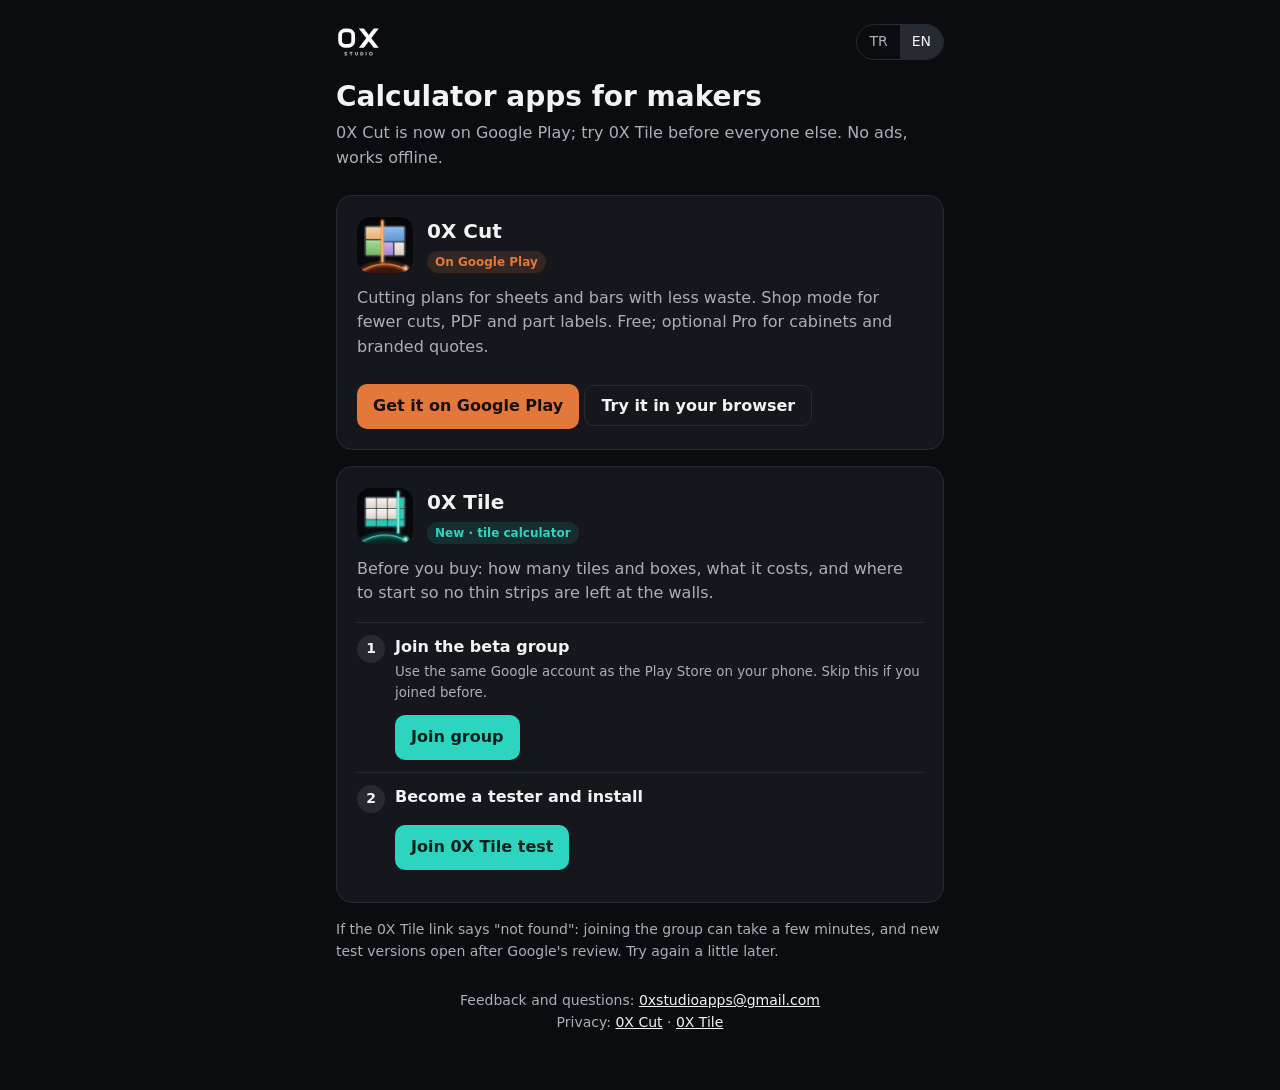
<file: index.html>
<!doctype html>
<html lang="tr">
<head>
<meta charset="utf-8">
<meta name="viewport" content="width=device-width, initial-scale=1">
<title>0X Studio</title>
<meta name="description" content="0X Cut Google Play'de; 0X Tile'ı herkese açılmadan önce dene. 0X Cut is on Google Play; try 0X Tile before it launches.">
<meta property="og:title" content="0X Studio">
<meta property="og:description" content="0X Cut (kesim planı) Google Play'de, 0X Tile (fayans hesabı) testte. Reklamsız, internetsiz.">
<meta property="og:image" content="https://0xstudioapps.github.io/og.jpg">
<meta property="og:url" content="https://0xstudioapps.github.io/">
<meta name="twitter:card" content="summary_large_image">
<link rel="icon" href="cutplan.png">
<style>
  :root {
    --bg: #0b0c0f; --card: #15171c; --line: #262a31; --ink: #f2f3f5; --muted: #a9b0bb;
    --mars: #e2783a; --mars-ink: #1a0d05; --teal: #2dd4bf; --teal-ink: #04201c;
  }
  * { box-sizing: border-box; }
  body { margin: 0; background: var(--bg); color: var(--ink); font: 16px/1.55 system-ui, -apple-system, "Segoe UI", Roboto, sans-serif; }
  main { max-width: 640px; margin: 0 auto; padding: 24px 16px 56px; }
  header { display: flex; align-items: center; justify-content: space-between; gap: 12px; margin-bottom: 20px; }
  .brand { display: flex; align-items: center; gap: 10px; font-weight: 700; letter-spacing: .02em; }
  .brand img { height: 30px; width: auto; }
  .lang { display: flex; border: 1px solid var(--line); border-radius: 999px; overflow: hidden; }
  .lang button { background: none; border: 0; color: var(--muted); padding: 6px 12px; font: inherit; font-size: 14px; cursor: pointer; }
  .lang button[aria-pressed="true"] { background: var(--line); color: var(--ink); }
  h1 { font-size: 28px; line-height: 1.2; margin: 8px 0 8px; }
  .lead { color: var(--muted); margin: 0 0 24px; }
  .card { background: var(--card); border: 1px solid var(--line); border-radius: 16px; padding: 20px; margin-bottom: 16px; }
  .app { display: flex; gap: 14px; align-items: center; margin-bottom: 12px; }
  .app img { width: 56px; height: 56px; border-radius: 14px; flex: none; }
  .app h2 { font-size: 20px; margin: 0; }
  .tag { display: inline-block; font-size: 12px; font-weight: 600; padding: 2px 8px; border-radius: 999px; margin-top: 4px; }
  .cut .tag { background: rgba(226,120,58,.15); color: var(--mars); }
  .lay .tag { background: rgba(45,212,191,.12); color: var(--teal); }
  .card > p { color: var(--muted); margin: 0 0 16px; }
  ol { list-style: none; padding: 0; margin: 0; counter-reset: s; }
  ol li { counter-increment: s; display: grid; grid-template-columns: 28px 1fr; gap: 4px 10px; align-items: start; padding: 12px 0; border-top: 1px solid var(--line); }
  ol li::before { content: counter(s); width: 28px; height: 28px; border-radius: 50%; display: grid; place-items: center; font-size: 14px; font-weight: 700; background: var(--line); }
  ol li b { display: block; }
  ol li small { color: var(--muted); display: block; margin-top: 2px; }
  .btn { grid-column: 2; justify-self: start; display: inline-block; margin-top: 8px; padding: 10px 16px; border-radius: 10px; font-weight: 700; text-decoration: none; }
  .cut .btn { background: var(--mars); color: var(--mars-ink); }
  .lay .btn { background: var(--teal); color: var(--teal-ink); }
  .btn.ghost { background: none !important; border: 1px solid var(--line); color: var(--ink) !important; }
  .note { font-size: 14px; color: var(--muted); margin: 12px 0 0; }
  footer { color: var(--muted); font-size: 14px; margin-top: 28px; text-align: center; }
  footer a { color: var(--ink); }
  [data-l] { display: none; }
  html[lang="tr"] [data-l="tr"], html[lang="en"] [data-l="en"] { display: revert; }
</style>
</head>
<body>
<main>
  <header>
    <div class="brand"><img src="logo.svg" alt="0X Studio"></div>
    <div class="lang" role="group" aria-label="Dil / Language">
      <button type="button" data-set="tr">TR</button><button type="button" data-set="en">EN</button>
    </div>
  </header>

  <h1><span data-l="tr">Ustalar için hesap uygulamaları</span><span data-l="en">Calculator apps for makers</span></h1>
  <p class="lead">
    <span data-l="tr">0X Cut artık Google Play'de; 0X Tile'ı herkesten önce dene. Reklamsız, internetsiz çalışır.</span>
    <span data-l="en">0X Cut is now on Google Play; try 0X Tile before everyone else. No ads, works offline.</span>
  </p>

  <section class="card cut">
    <div class="app">
      <img src="cutplan.png" alt="">
      <div>
        <h2>0X Cut</h2>
        <span class="tag"><span data-l="tr">Google Play'de</span><span data-l="en">On Google Play</span></span>
      </div>
    </div>
    <p>
      <span data-l="tr">Sunta, MDF, kontrplak ve profiller için az fireli kesim planı. Usta modu ile daha az kesim, PDF ve parça etiketleri. Ücretsiz; dolap modülü ve logolu teklif için isteğe bağlı Pro.</span>
      <span data-l="en">Cutting plans for sheets and bars with less waste. Shop mode for fewer cuts, PDF and part labels. Free; optional Pro for cabinets and branded quotes.</span>
    </p>
    <a class="btn" href="https://play.google.com/store/apps/details?id=com.zeroxstudio.cutplan&amp;referrer=utm_source%3Dsite%26utm_medium%3Dweb%26utm_campaign%3D0xcut"><span data-l="tr">Google Play'den indir</span><span data-l="en">Get it on Google Play</span></a>
    <a class="btn ghost" data-l="tr" href="/tr/sunta-mdf-kesim-plani/">Tarayıcıda dene</a><a class="btn ghost" data-l="en" href="/en/cut-list-optimizer/">Try it in your browser</a>
  </section>

  <section class="card lay">
    <div class="app">
      <img src="layplan.png" alt="">
      <div>
        <h2>0X Tile</h2>
        <span class="tag"><span data-l="tr">Yeni · fayans hesabı</span><span data-l="en">New · tile calculator</span></span>
      </div>
    </div>
    <p>
      <span data-l="tr">Almadan önce kaç karo ve kutu gerektiği, ne kadar tutacağı ve duvar dibinde ince şerit kalmasın diye nereden başlanacağı.</span>
      <span data-l="en">Before you buy: how many tiles and boxes, what it costs, and where to start so no thin strips are left at the walls.</span>
    </p>
    <ol>
      <li>
        <div><b><span data-l="tr">Beta grubuna katıl</span><span data-l="en">Join the beta group</span></b>
        <small><span data-l="tr">Telefonundaki Play Store'da hangi Google hesabı açıksa onunla katıl. Daha önce katıldıysan bu adımı geç.</span><span data-l="en">Use the same Google account as the Play Store on your phone. Skip this if you joined before.</span></small></div>
        <a class="btn" href="https://groups.google.com/g/0x-studio-beta"><span data-l="tr">Gruba katıl</span><span data-l="en">Join group</span></a>
      </li>
      <li>
        <div><b><span data-l="tr">Test kullanıcısı ol ve indir</span><span data-l="en">Become a tester and install</span></b></div>
        <a class="btn" href="https://play.google.com/apps/testing/com.zeroxstudio.layplan"><span data-l="tr">0X Tile testine katıl</span><span data-l="en">Join 0X Tile test</span></a>
      </li>
    </ol>
  </section>

  <p class="note">
    <span data-l="tr">0X Tile linki "bulunamadı" derse: gruba katılımın işlenmesi birkaç dakika sürebilir, yeni test sürümleri de Google onayından sonra açılır. Biraz sonra tekrar dene.</span>
    <span data-l="en">If the 0X Tile link says "not found": joining the group can take a few minutes, and new test versions open after Google's review. Try again a little later.</span>
  </p>

  <footer>
    <span data-l="tr">Geri bildirim ve sorular:</span><span data-l="en">Feedback and questions:</span>
    <a href="mailto:0xstudioapps@gmail.com">0xstudioapps@gmail.com</a><br>
    <span data-l="tr">Gizlilik:</span><span data-l="en">Privacy:</span>
    <a href="https://0xstudioapps.github.io/cutplan/">0X Cut</a> · <a href="https://0xstudioapps.github.io/layplan/">0X Tile</a>
  </footer>
</main>
<script>
  (function () {
    var saved = null;
    try { saved = localStorage.getItem('lang'); } catch (e) {}
    var lang = saved || ((navigator.language || 'tr').toLowerCase().indexOf('tr') === 0 ? 'tr' : 'en');
    function set(l) {
      document.documentElement.lang = l;
      document.querySelectorAll('.lang button').forEach(function (b) { b.setAttribute('aria-pressed', b.dataset.set === l); });
      try { localStorage.setItem('lang', l); } catch (e) {}
    }
    document.querySelectorAll('.lang button').forEach(function (b) { b.onclick = function () { set(b.dataset.set); }; });
    set(lang);
  })();
</script>
</body>
</html>
</file>
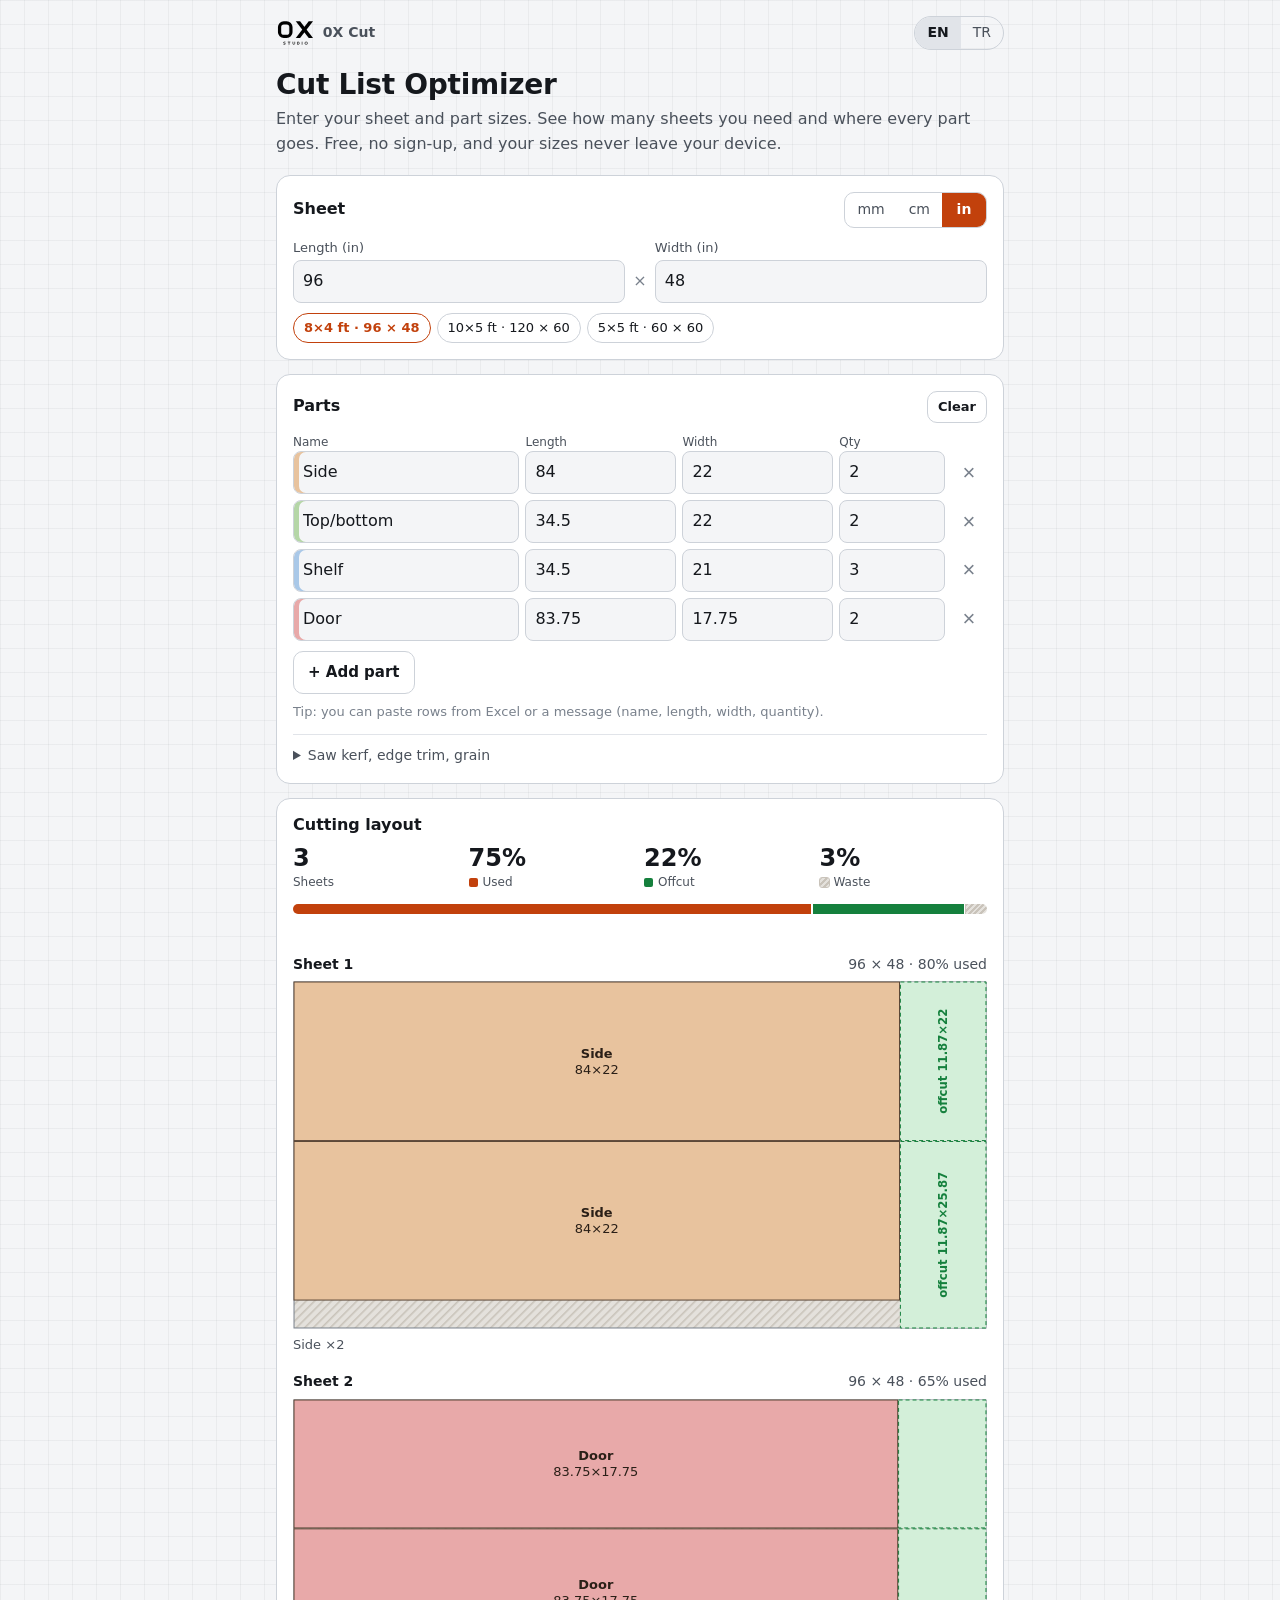
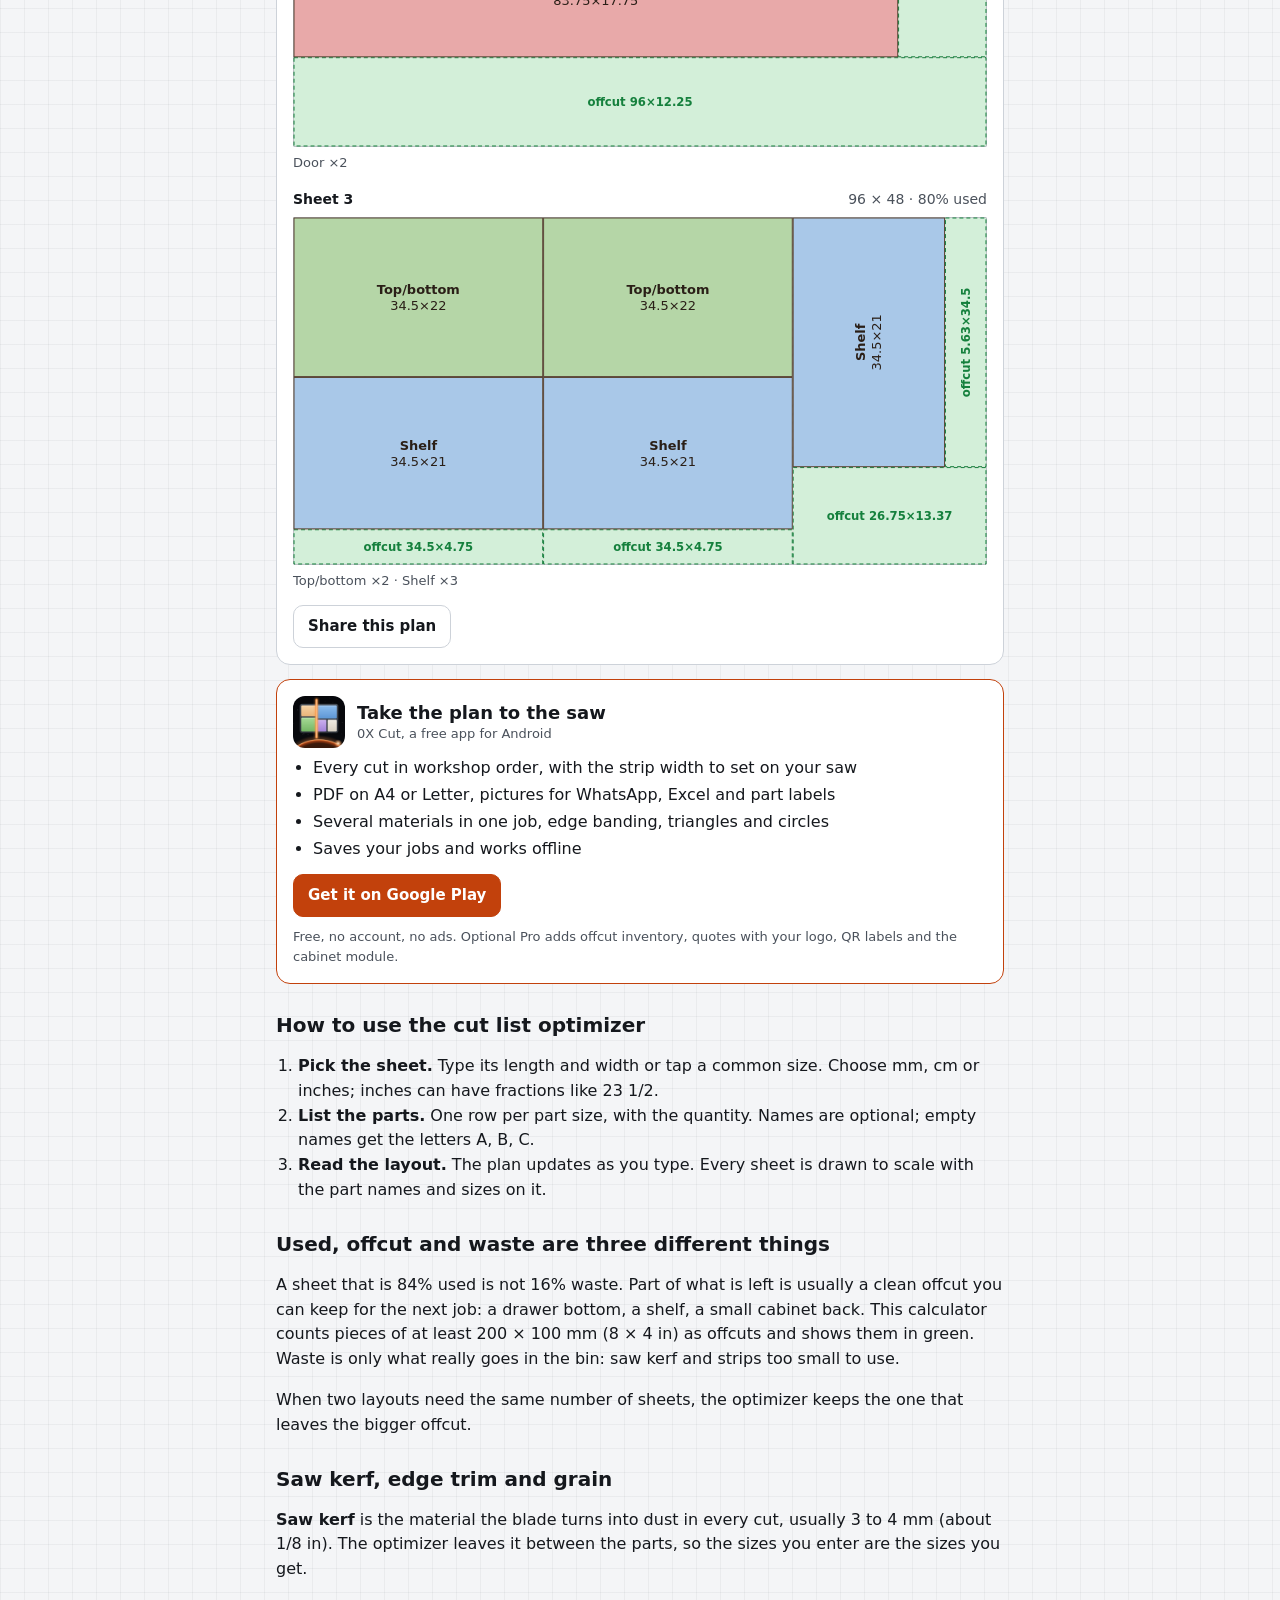
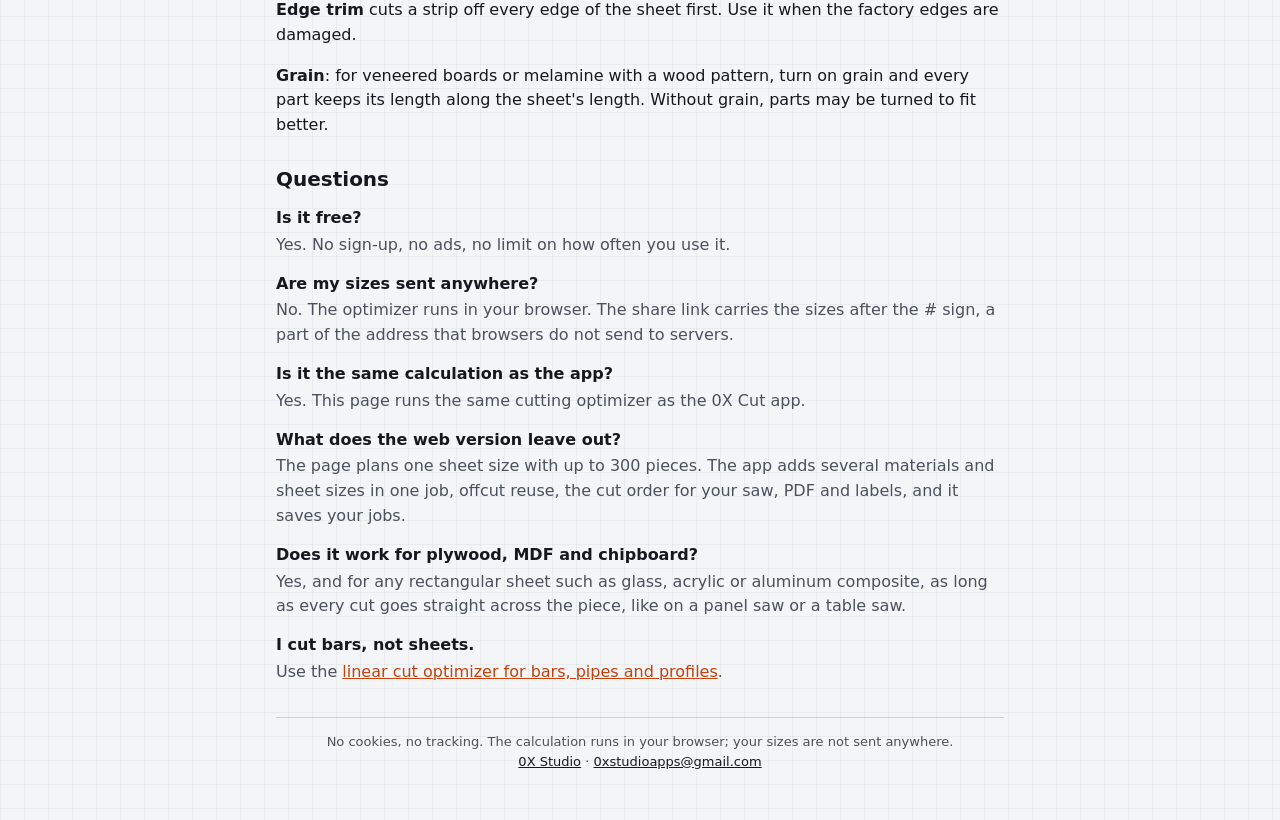
<file: en/cut-list-optimizer/index.html>
<!doctype html>
<html lang="en">
<head>
<meta charset="utf-8">
<meta name="viewport" content="width=device-width, initial-scale=1">
<title>Cut List Optimizer – Free Sheet Cutting Layout for Plywood &amp; MDF | 0X Cut</title>
<meta name="description" content="Free cut list optimizer: enter your sheet and part sizes and get the cutting layout in seconds. Plywood, MDF, chipboard; mm, cm or inches. Runs in your browser.">
<link rel="canonical" href="https://0xstudioapps.github.io/en/cut-list-optimizer/">
<link rel="alternate" hreflang="en" href="https://0xstudioapps.github.io/en/cut-list-optimizer/">
<link rel="alternate" hreflang="tr" href="https://0xstudioapps.github.io/tr/sunta-mdf-kesim-plani/">
<link rel="alternate" hreflang="x-default" href="https://0xstudioapps.github.io/en/cut-list-optimizer/">
<meta property="og:type" content="website">
<meta property="og:site_name" content="0X Studio">
<meta property="og:title" content="Cut List Optimizer">
<meta property="og:description" content="Free cut list optimizer: enter your sheet and part sizes and get the cutting layout in seconds. Plywood, MDF, chipboard; mm, cm or inches. Runs in your browser.">
<meta property="og:url" content="https://0xstudioapps.github.io/en/cut-list-optimizer/">
<meta property="og:image" content="https://0xstudioapps.github.io/og.jpg">
<meta name="twitter:card" content="summary_large_image">
<meta name="theme-color" content="#f4f5f7" media="(prefers-color-scheme: light)">
<meta name="theme-color" content="#111317" media="(prefers-color-scheme: dark)">
<link rel="icon" href="/cutplan.png">
<link rel="stylesheet" href="/assets/calc/calc.css">
<script type="application/ld+json">{"@context": "https://schema.org", "@type": "WebApplication", "name": "Cut List Optimizer", "url": "https://0xstudioapps.github.io/en/cut-list-optimizer/", "description": "Free cut list optimizer: enter your sheet and part sizes and get the cutting layout in seconds. Plywood, MDF, chipboard; mm, cm or inches. Runs in your browser.", "inLanguage": "en", "applicationCategory": "DesignApplication", "operatingSystem": "Any", "offers": {"@type": "Offer", "price": "0", "priceCurrency": "USD"}, "publisher": {"@type": "Organization", "name": "0X Studio", "url": "https://0xstudioapps.github.io/"}}</script>
</head>
<body>
<main>
  <header class="top">
    <a class="brand" href="/"><img src="/logo.svg" alt="0X Studio" width="39" height="26"><span>0X Cut</span></a>
    <nav class="langs" aria-label="Language"><a href="/en/cut-list-optimizer/" hreflang="en" lang="en" aria-current="page">EN</a><a href="/tr/sunta-mdf-kesim-plani/" hreflang="tr" lang="tr">TR</a></nav>
  </header>

  <h1>Cut List Optimizer</h1>
  <p class="lead">Enter your sheet and part sizes. See how many sheets you need and where every part goes. Free, no sign-up, and your sizes never leave your device.</p>

  <section class="card" aria-labelledby="sheet-h">
    <div class="card-title">
      <h2 id="sheet-h">Sheet</h2>
      <div class="seg" id="units" role="group" aria-label="Unit"><button type="button" data-unit="mm">mm</button><button type="button" data-unit="cm">cm</button><button type="button" data-unit="in">in</button></div>
    </div>
    <div class="sheet-dims">
      <label class="f"><span>Length (<span data-unit-label>mm</span>)</span><input type="text" id="sl" inputmode="decimal" autocomplete="off"></label>
      <span class="x">×</span>
      <label class="f"><span>Width (<span data-unit-label>mm</span>)</span><input type="text" id="sw" inputmode="decimal" autocomplete="off"></label>
    </div>
    <div class="chips" id="presets" role="group" aria-label="Common sheet sizes"></div>
  </section>

  <section class="card" aria-labelledby="parts-h">
    <div class="card-title">
      <h2 id="parts-h">Parts</h2>
      <button type="button" class="btn ghost" id="clear" style="padding:5px 10px;font-size:13px">Clear</button>
    </div>
    <div class="row head" aria-hidden="true"><span>Name</span><span>Length</span><span>Width</span><span>Qty</span><span></span></div>
    <div class="rows" id="rows"></div>
    <div class="row-actions"><button type="button" class="btn ghost" id="add">+ Add part</button></div>
    <p class="hint">Tip: you can paste rows from Excel or a message (name, length, width, quantity).</p>
    <details class="more">
      <summary>Saw kerf, edge trim, grain</summary>
      <div class="opts">
        <label class="f"><span>Saw kerf (<span data-unit-label>mm</span>)</span><input type="text" id="kerf" inputmode="decimal" autocomplete="off"></label>
        <label class="f"><span>Edge trim (<span data-unit-label>mm</span>)</span><input type="text" id="trim" inputmode="decimal" autocomplete="off"></label>
        <label class="check"><input type="checkbox" id="grain"><span>Sheet has grain: keep each part&#x27;s length along the sheet&#x27;s length</span></label>
      </div>
    </details>
  </section>

  <section class="card" aria-labelledby="res-h">
    <div class="card-title"><h2 id="res-h">Cutting layout</h2></div>
    <div class="stats" aria-live="polite">
      <div class="stat"><b id="r-sheets">–</b><span>Sheets</span></div>
      <div class="stat"><b id="r-used">–</b><span><i class="k-used"></i>Used</span></div>
      <div class="stat"><b id="r-off">–</b><span><i class="k-off"></i>Offcut</span></div>
      <div class="stat"><b id="r-waste">–</b><span><i class="k-waste"></i>Waste</span></div>
    </div>
    <div class="meter" id="meter" aria-hidden="true"><i class="k-used"></i><i class="k-off"></i><i class="k-waste"></i></div>
    <p class="status" id="status"></p>
    <div class="warn" id="warn" hidden></div>
    <noscript><p class="warn">This calculator needs JavaScript.</p></noscript>
    <div class="sheets" id="sheets"></div>
    <div class="share"><button type="button" class="btn ghost" id="share">Share this plan</button><small id="share-msg" aria-live="polite"></small></div>
  </section>

  <section class="card cta" aria-labelledby="cta-h">
    <div class="cta-head">
      <img src="/cutplan.png" alt="" width="52" height="52">
      <div><h2 id="cta-h">Take the plan to the saw</h2><p>0X Cut, a free app for Android</p></div>
    </div>
    <ul><li>Every cut in workshop order, with the strip width to set on your saw</li><li>PDF on A4 or Letter, pictures for WhatsApp, Excel and part labels</li><li>Several materials in one job, edge banding, triangles and circles</li><li>Saves your jobs and works offline</li></ul>
    <a class="btn" href="https://play.google.com/store/apps/details?id=com.zeroxstudio.cutplan&amp;referrer=utm_source%3Dweb%26utm_medium%3Dcalculator%26utm_campaign%3Dcut_list_en">Get it on Google Play</a>
    <p class="fine">Free, no account, no ads. Optional Pro adds offcut inventory, quotes with your logo, QR labels and the cabinet module.</p>
  </section>

  <article>
<h2>How to use the cut list optimizer</h2>
    <ol>
      <li><b>Pick the sheet.</b> Type its length and width or tap a common size. Choose mm, cm or inches; inches can have fractions like 23 1/2.</li>
      <li><b>List the parts.</b> One row per part size, with the quantity. Names are optional; empty names get the letters A, B, C.</li>
      <li><b>Read the layout.</b> The plan updates as you type. Every sheet is drawn to scale with the part names and sizes on it.</li>
    </ol>

    <h2>Used, offcut and waste are three different things</h2>
    <p>A sheet that is 84% used is not 16% waste. Part of what is left is usually a clean offcut you can keep for the next job: a drawer bottom, a shelf, a small cabinet back. This calculator counts pieces of at least 200 × 100 mm (8 × 4 in) as offcuts and shows them in green. Waste is only what really goes in the bin: saw kerf and strips too small to use.</p>
    <p>When two layouts need the same number of sheets, the optimizer keeps the one that leaves the bigger offcut.</p>

    <h2>Saw kerf, edge trim and grain</h2>
    <p><b>Saw kerf</b> is the material the blade turns into dust in every cut, usually 3 to 4 mm (about 1/8 in). The optimizer leaves it between the parts, so the sizes you enter are the sizes you get.</p>
    <p><b>Edge trim</b> cuts a strip off every edge of the sheet first. Use it when the factory edges are damaged.</p>
    <p><b>Grain</b>: for veneered boards or melamine with a wood pattern, turn on grain and every part keeps its length along the sheet's length. Without grain, parts may be turned to fit better.</p>

    <h2>Questions</h2>
    <dl>
      <dt>Is it free?</dt>
      <dd>Yes. No sign-up, no ads, no limit on how often you use it.</dd>
      <dt>Are my sizes sent anywhere?</dt>
      <dd>No. The optimizer runs in your browser. The share link carries the sizes after the # sign, a part of the address that browsers do not send to servers.</dd>
      <dt>Is it the same calculation as the app?</dt>
      <dd>Yes. This page runs the same cutting optimizer as the 0X Cut app.</dd>
      <dt>What does the web version leave out?</dt>
      <dd>The page plans one sheet size with up to 300 pieces. The app adds several materials and sheet sizes in one job, offcut reuse, the cut order for your saw, PDF and labels, and it saves your jobs.</dd>
      <dt>Does it work for plywood, MDF and chipboard?</dt>
      <dd>Yes, and for any rectangular sheet such as glass, acrylic or aluminum composite, as long as every cut goes straight across the piece, like on a panel saw or a table saw.</dd>
      <dt>I cut bars, not sheets.</dt>
      <dd>Use the <a href="/en/linear-cut-optimizer/">linear cut optimizer for bars, pipes and profiles</a>.</dd>
    </dl>
  </article>

  <footer>No cookies, no tracking. The calculation runs in your browser; your sizes are not sent anywhere.<br><a href="/">0X Studio</a> · <a href="mailto:0xstudioapps@gmail.com">0xstudioapps@gmail.com</a></footer>
</main>
<script type="application/json" id="calc-config">{"decimalComma":false,"unit":"mm","sheet":[2440,1220],"kerf":3.2,"presets":[{"name":"8×4 ft","l":2440,"w":1220},{"l":2800,"w":2070},{"l":2750,"w":1830},{"l":3660,"w":1830}],"presetsIn":[{"name":"8×4 ft","l":2438.4,"w":1219.2},{"name":"10×5 ft","l":3048,"w":1524},{"name":"5×5 ft","l":1524,"w":1524}],"example":[{"name":"Side","l":2100,"w":560,"q":2},{"name":"Top/bottom","l":864,"w":560,"q":2},{"name":"Shelf","l":864,"w":540,"q":3},{"name":"Door","l":2096,"w":446,"q":2}],"imperialExample":{"sheet":[2438.4,1219.2],"kerf":3.175,"trim":0,"grain":false,"parts":[{"name":"Side","l":2133.6,"w":558.8,"q":2},{"name":"Top/bottom","l":876.3,"w":558.8,"q":2},{"name":"Shelf","l":876.3,"w":533.4,"q":3},{"name":"Door","l":2127.25,"w":450.85,"q":2}]},"strings":{"name":"Name","length":"Length","width":"Width","qty":"Qty","remove":"Remove part","pct":"{n}%","needSheet":"Enter the sheet length and width.","empty":"Enter at least one part with a length and a width.","tooMany":"The web version plans up to {max} pieces. For bigger jobs, use the free 0X Cut app.","calculating":"Calculating…","error":"Something went wrong. Check the sizes and try again.","tooLarge":"{name} ×{n} does not fit on this sheet.","sheetOne":"Sheet {i}","sheetRange":"Sheets {a}–{b} (×{n})","usedOf":"{p} used","offcut":"offcut","moreSheets":"+{n} more sheets (the app shows them all)","svgLabel":"{title}: {n} parts, {p} used","copied":"Link copied"}}</script>
<script src="/assets/calc/cut.js" defer></script>
</body>
</html>
</file>
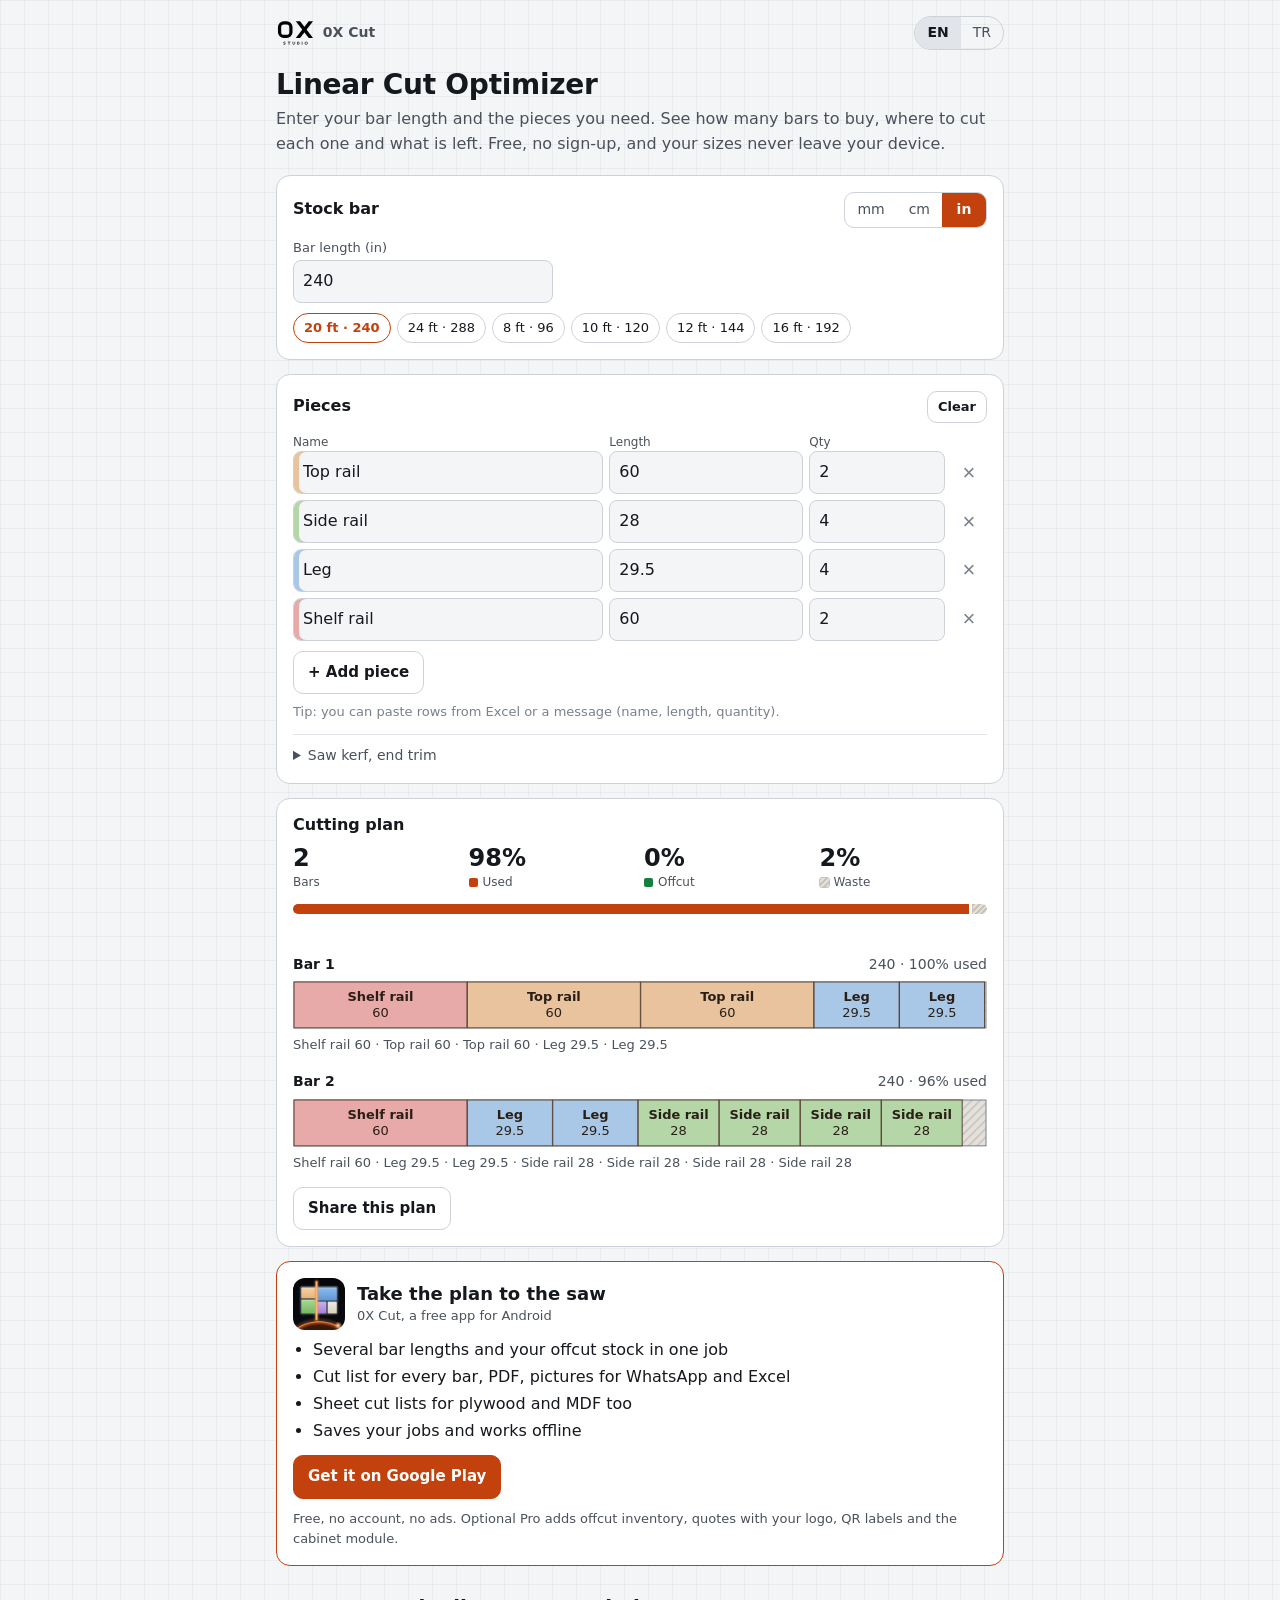
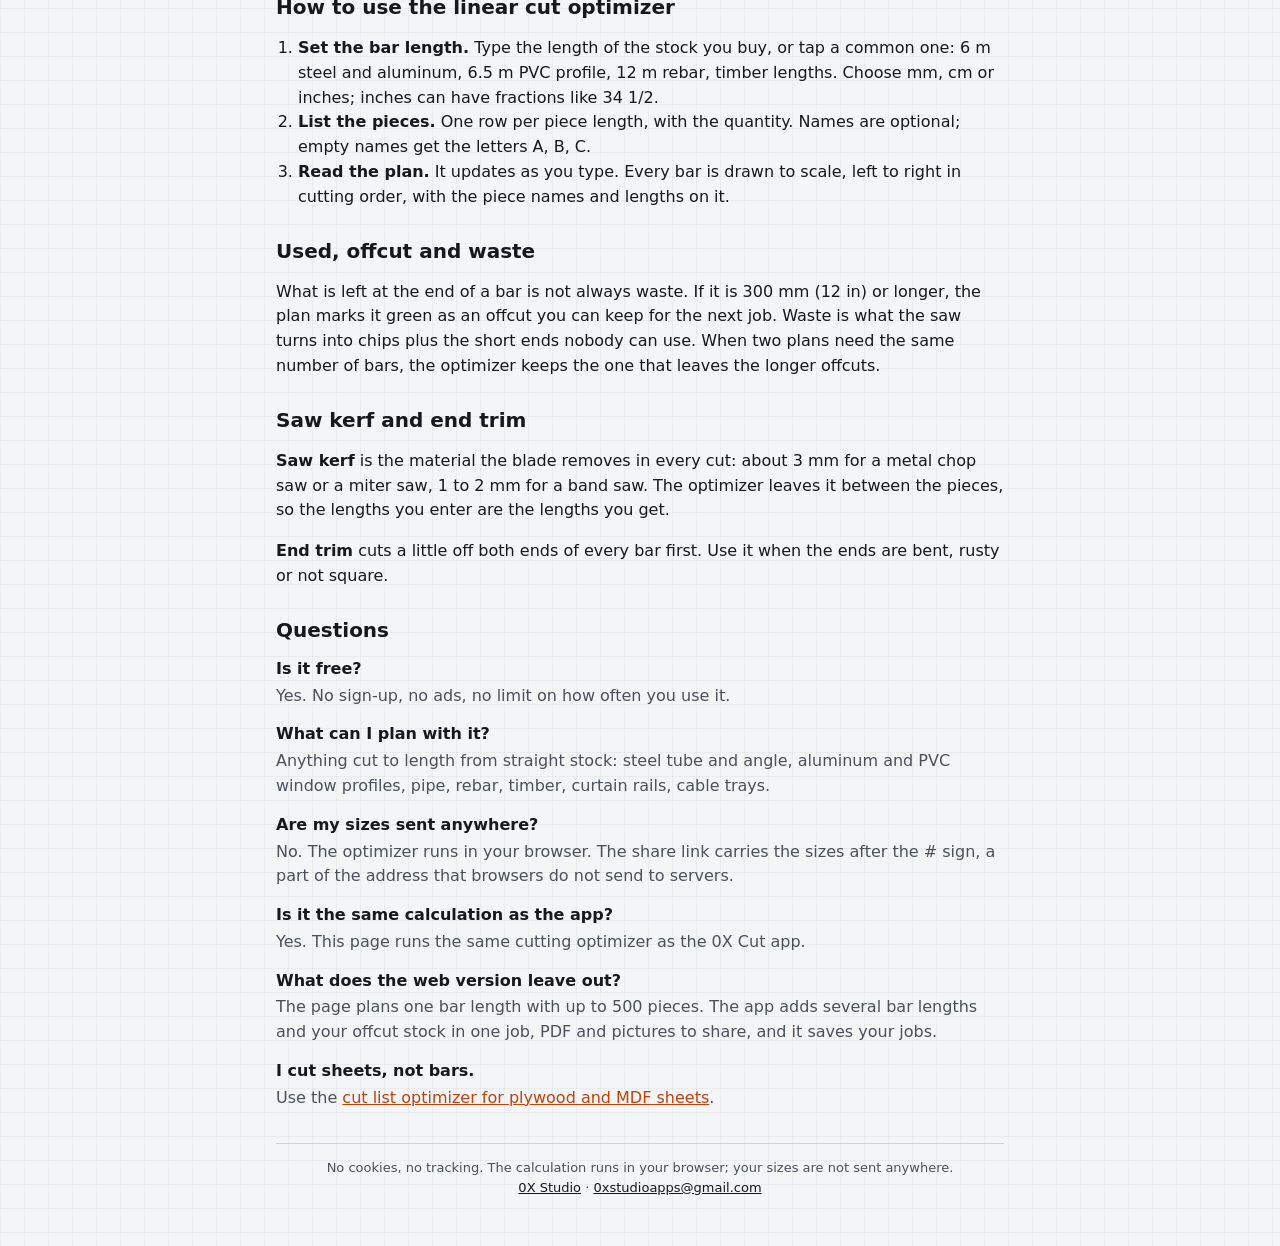
<file: en/linear-cut-optimizer/index.html>
<!doctype html>
<html lang="en">
<head>
<meta charset="utf-8">
<meta name="viewport" content="width=device-width, initial-scale=1">
<title>Linear Cut Optimizer – Free Cutting Plan for Bars, Pipes &amp; Profiles | 0X Cut</title>
<meta name="description" content="Free linear cut optimizer: enter your bar length and the pieces you need, and see how many bars to buy and where to cut each one. Steel, aluminum, PVC, pipe, timber.">
<link rel="canonical" href="https://0xstudioapps.github.io/en/linear-cut-optimizer/">
<link rel="alternate" hreflang="en" href="https://0xstudioapps.github.io/en/linear-cut-optimizer/">
<link rel="alternate" hreflang="tr" href="https://0xstudioapps.github.io/tr/profil-kesim-hesaplama/">
<link rel="alternate" hreflang="x-default" href="https://0xstudioapps.github.io/en/linear-cut-optimizer/">
<meta property="og:type" content="website">
<meta property="og:site_name" content="0X Studio">
<meta property="og:title" content="Linear Cut Optimizer">
<meta property="og:description" content="Free linear cut optimizer: enter your bar length and the pieces you need, and see how many bars to buy and where to cut each one. Steel, aluminum, PVC, pipe, timber.">
<meta property="og:url" content="https://0xstudioapps.github.io/en/linear-cut-optimizer/">
<meta property="og:image" content="https://0xstudioapps.github.io/og.jpg">
<meta name="twitter:card" content="summary_large_image">
<meta name="theme-color" content="#f4f5f7" media="(prefers-color-scheme: light)">
<meta name="theme-color" content="#111317" media="(prefers-color-scheme: dark)">
<link rel="icon" href="/cutplan.png">
<link rel="stylesheet" href="/assets/calc/calc.css">
<script type="application/ld+json">{"@context": "https://schema.org", "@type": "WebApplication", "name": "Linear Cut Optimizer", "url": "https://0xstudioapps.github.io/en/linear-cut-optimizer/", "description": "Free linear cut optimizer: enter your bar length and the pieces you need, and see how many bars to buy and where to cut each one. Steel, aluminum, PVC, pipe, timber.", "inLanguage": "en", "applicationCategory": "DesignApplication", "operatingSystem": "Any", "offers": {"@type": "Offer", "price": "0", "priceCurrency": "USD"}, "publisher": {"@type": "Organization", "name": "0X Studio", "url": "https://0xstudioapps.github.io/"}}</script>
</head>
<body>
<main>
  <header class="top">
    <a class="brand" href="/"><img src="/logo.svg" alt="0X Studio" width="39" height="26"><span>0X Cut</span></a>
    <nav class="langs" aria-label="Language"><a href="/en/linear-cut-optimizer/" hreflang="en" lang="en" aria-current="page">EN</a><a href="/tr/profil-kesim-hesaplama/" hreflang="tr" lang="tr">TR</a></nav>
  </header>

  <h1>Linear Cut Optimizer</h1>
  <p class="lead">Enter your bar length and the pieces you need. See how many bars to buy, where to cut each one and what is left. Free, no sign-up, and your sizes never leave your device.</p>

  <section class="card" aria-labelledby="sheet-h">
    <div class="card-title">
      <h2 id="sheet-h">Stock bar</h2>
      <div class="seg" id="units" role="group" aria-label="Unit"><button type="button" data-unit="mm">mm</button><button type="button" data-unit="cm">cm</button><button type="button" data-unit="in">in</button></div>
    </div>
    <div class="bar-dims">
      <label class="f"><span>Bar length (<span data-unit-label>mm</span>)</span><input type="text" id="bl" inputmode="decimal" autocomplete="off"></label>
    </div>
    <div class="chips" id="presets" role="group" aria-label="Common bar lengths"></div>
  </section>

  <section class="card" aria-labelledby="parts-h">
    <div class="card-title">
      <h2 id="parts-h">Pieces</h2>
      <button type="button" class="btn ghost" id="clear" style="padding:5px 10px;font-size:13px">Clear</button>
    </div>
    <div class="row head b3" aria-hidden="true"><span>Name</span><span>Length</span><span>Qty</span><span></span></div>
    <div class="rows b3" id="rows"></div>
    <div class="row-actions"><button type="button" class="btn ghost" id="add">+ Add piece</button></div>
    <p class="hint">Tip: you can paste rows from Excel or a message (name, length, quantity).</p>
    <details class="more">
      <summary>Saw kerf, end trim</summary>
      <div class="opts">
        <label class="f"><span>Saw kerf (<span data-unit-label>mm</span>)</span><input type="text" id="kerf" inputmode="decimal" autocomplete="off"></label>
        <label class="f"><span>End trim (<span data-unit-label>mm</span>)</span><input type="text" id="trim" inputmode="decimal" autocomplete="off"></label>
      </div>
    </details>
  </section>

  <section class="card" aria-labelledby="res-h">
    <div class="card-title"><h2 id="res-h">Cutting plan</h2></div>
    <div class="stats" aria-live="polite">
      <div class="stat"><b id="r-sheets">–</b><span>Bars</span></div>
      <div class="stat"><b id="r-used">–</b><span><i class="k-used"></i>Used</span></div>
      <div class="stat"><b id="r-off">–</b><span><i class="k-off"></i>Offcut</span></div>
      <div class="stat"><b id="r-waste">–</b><span><i class="k-waste"></i>Waste</span></div>
    </div>
    <div class="meter" id="meter" aria-hidden="true"><i class="k-used"></i><i class="k-off"></i><i class="k-waste"></i></div>
    <p class="status" id="status"></p>
    <div class="warn" id="warn" hidden></div>
    <noscript><p class="warn">This calculator needs JavaScript.</p></noscript>
    <div class="sheets" id="sheets"></div>
    <div class="share"><button type="button" class="btn ghost" id="share">Share this plan</button><small id="share-msg" aria-live="polite"></small></div>
  </section>

  <section class="card cta" aria-labelledby="cta-h">
    <div class="cta-head">
      <img src="/cutplan.png" alt="" width="52" height="52">
      <div><h2 id="cta-h">Take the plan to the saw</h2><p>0X Cut, a free app for Android</p></div>
    </div>
    <ul><li>Several bar lengths and your offcut stock in one job</li><li>Cut list for every bar, PDF, pictures for WhatsApp and Excel</li><li>Sheet cut lists for plywood and MDF too</li><li>Saves your jobs and works offline</li></ul>
    <a class="btn" href="https://play.google.com/store/apps/details?id=com.zeroxstudio.cutplan&amp;referrer=utm_source%3Dweb%26utm_medium%3Dcalculator%26utm_campaign%3Dlinear_cut_en">Get it on Google Play</a>
    <p class="fine">Free, no account, no ads. Optional Pro adds offcut inventory, quotes with your logo, QR labels and the cabinet module.</p>
  </section>

  <article>
<h2>How to use the linear cut optimizer</h2>
    <ol>
      <li><b>Set the bar length.</b> Type the length of the stock you buy, or tap a common one: 6 m steel and aluminum, 6.5 m PVC profile, 12 m rebar, timber lengths. Choose mm, cm or inches; inches can have fractions like 34 1/2.</li>
      <li><b>List the pieces.</b> One row per piece length, with the quantity. Names are optional; empty names get the letters A, B, C.</li>
      <li><b>Read the plan.</b> It updates as you type. Every bar is drawn to scale, left to right in cutting order, with the piece names and lengths on it.</li>
    </ol>

    <h2>Used, offcut and waste</h2>
    <p>What is left at the end of a bar is not always waste. If it is 300 mm (12 in) or longer, the plan marks it green as an offcut you can keep for the next job. Waste is what the saw turns into chips plus the short ends nobody can use. When two plans need the same number of bars, the optimizer keeps the one that leaves the longer offcuts.</p>

    <h2>Saw kerf and end trim</h2>
    <p><b>Saw kerf</b> is the material the blade removes in every cut: about 3 mm for a metal chop saw or a miter saw, 1 to 2 mm for a band saw. The optimizer leaves it between the pieces, so the lengths you enter are the lengths you get.</p>
    <p><b>End trim</b> cuts a little off both ends of every bar first. Use it when the ends are bent, rusty or not square.</p>

    <h2>Questions</h2>
    <dl>
      <dt>Is it free?</dt>
      <dd>Yes. No sign-up, no ads, no limit on how often you use it.</dd>
      <dt>What can I plan with it?</dt>
      <dd>Anything cut to length from straight stock: steel tube and angle, aluminum and PVC window profiles, pipe, rebar, timber, curtain rails, cable trays.</dd>
      <dt>Are my sizes sent anywhere?</dt>
      <dd>No. The optimizer runs in your browser. The share link carries the sizes after the # sign, a part of the address that browsers do not send to servers.</dd>
      <dt>Is it the same calculation as the app?</dt>
      <dd>Yes. This page runs the same cutting optimizer as the 0X Cut app.</dd>
      <dt>What does the web version leave out?</dt>
      <dd>The page plans one bar length with up to 500 pieces. The app adds several bar lengths and your offcut stock in one job, PDF and pictures to share, and it saves your jobs.</dd>
      <dt>I cut sheets, not bars.</dt>
      <dd>Use the <a href="/en/cut-list-optimizer/">cut list optimizer for plywood and MDF sheets</a>.</dd>
    </dl>
  </article>

  <footer>No cookies, no tracking. The calculation runs in your browser; your sizes are not sent anywhere.<br><a href="/">0X Studio</a> · <a href="mailto:0xstudioapps@gmail.com">0xstudioapps@gmail.com</a></footer>
</main>
<script type="application/json" id="calc-config">{"decimalComma":false,"unit":"mm","bar":6000,"kerf":3,"presets":[{"name":"Steel / alu","l":6000},{"name":"PVC profile","l":6500},{"name":"Rebar","l":12000},{"name":"Timber","l":2400},{"l":4800}],"presetsIn":[{"name":"20 ft","l":6096},{"name":"24 ft","l":7315.2},{"name":"8 ft","l":2438.4},{"name":"10 ft","l":3048},{"name":"12 ft","l":3657.6},{"name":"16 ft","l":4876.8}],"example":[{"name":"Top rail","l":1500,"q":2},{"name":"Side rail","l":700,"q":4},{"name":"Leg","l":750,"q":4},{"name":"Shelf rail","l":1500,"q":2}],"imperialExample":{"bar":6096,"kerf":3.175,"trim":0,"parts":[{"name":"Top rail","l":1524,"q":2},{"name":"Side rail","l":711.2,"q":4},{"name":"Leg","l":749.3,"q":4},{"name":"Shelf rail","l":1524,"q":2}]},"strings":{"name":"Name","length":"Length","qty":"Qty","remove":"Remove piece","pct":"{n}%","needBar":"Enter the bar length.","empty":"Enter at least one piece with a length.","tooMany":"The web version plans up to {max} pieces. For bigger jobs, use the free 0X Cut app.","calculating":"Calculating…","error":"Something went wrong. Check the sizes and try again.","tooLong":"{name} ×{n} is longer than the bar.","barOne":"Bar {i}","barRange":"Bars {a}–{b} (×{n})","usedOf":"{p} used","offcut":"offcut","moreBars":"+{n} more bars (the app shows them all)","svgLabel":"{title}: {n} pieces, {p} used","copied":"Link copied"}}</script>
<script src="/assets/calc/bars.js" defer></script>
</body>
</html>
</file>
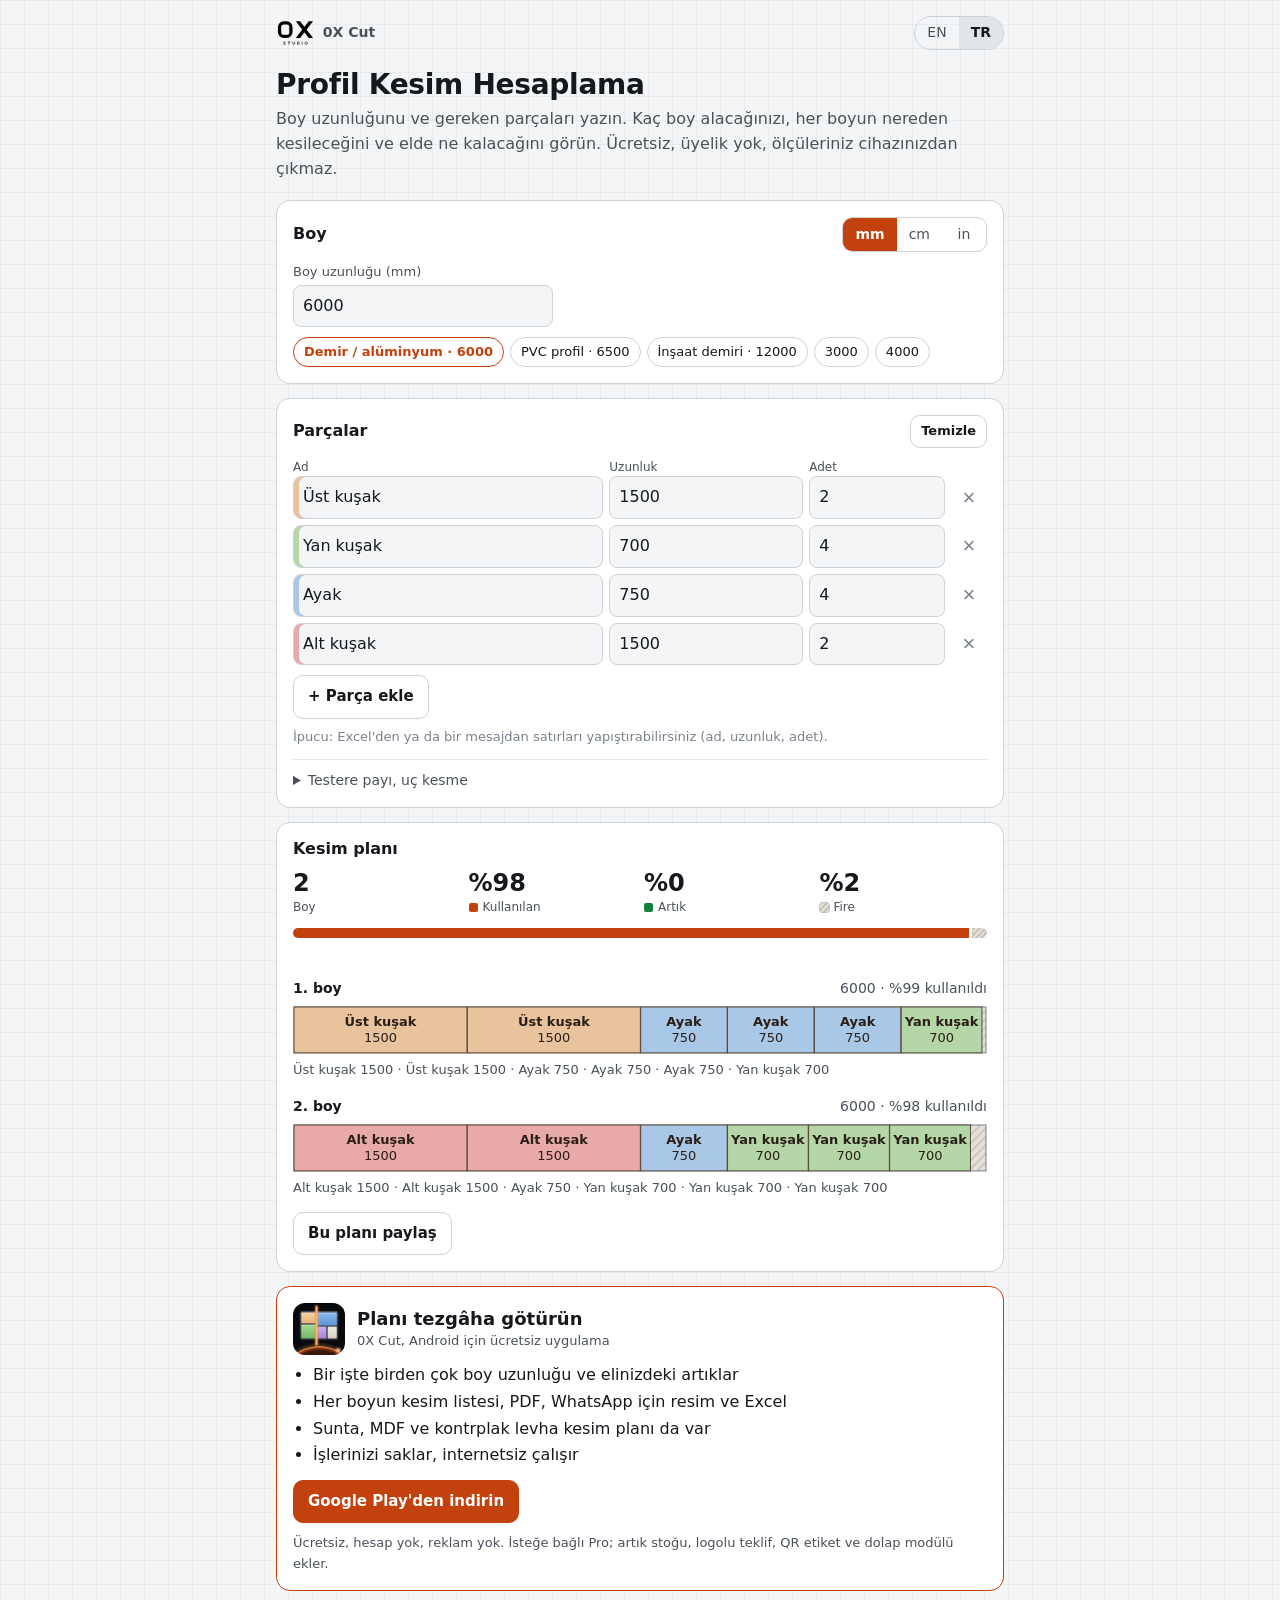
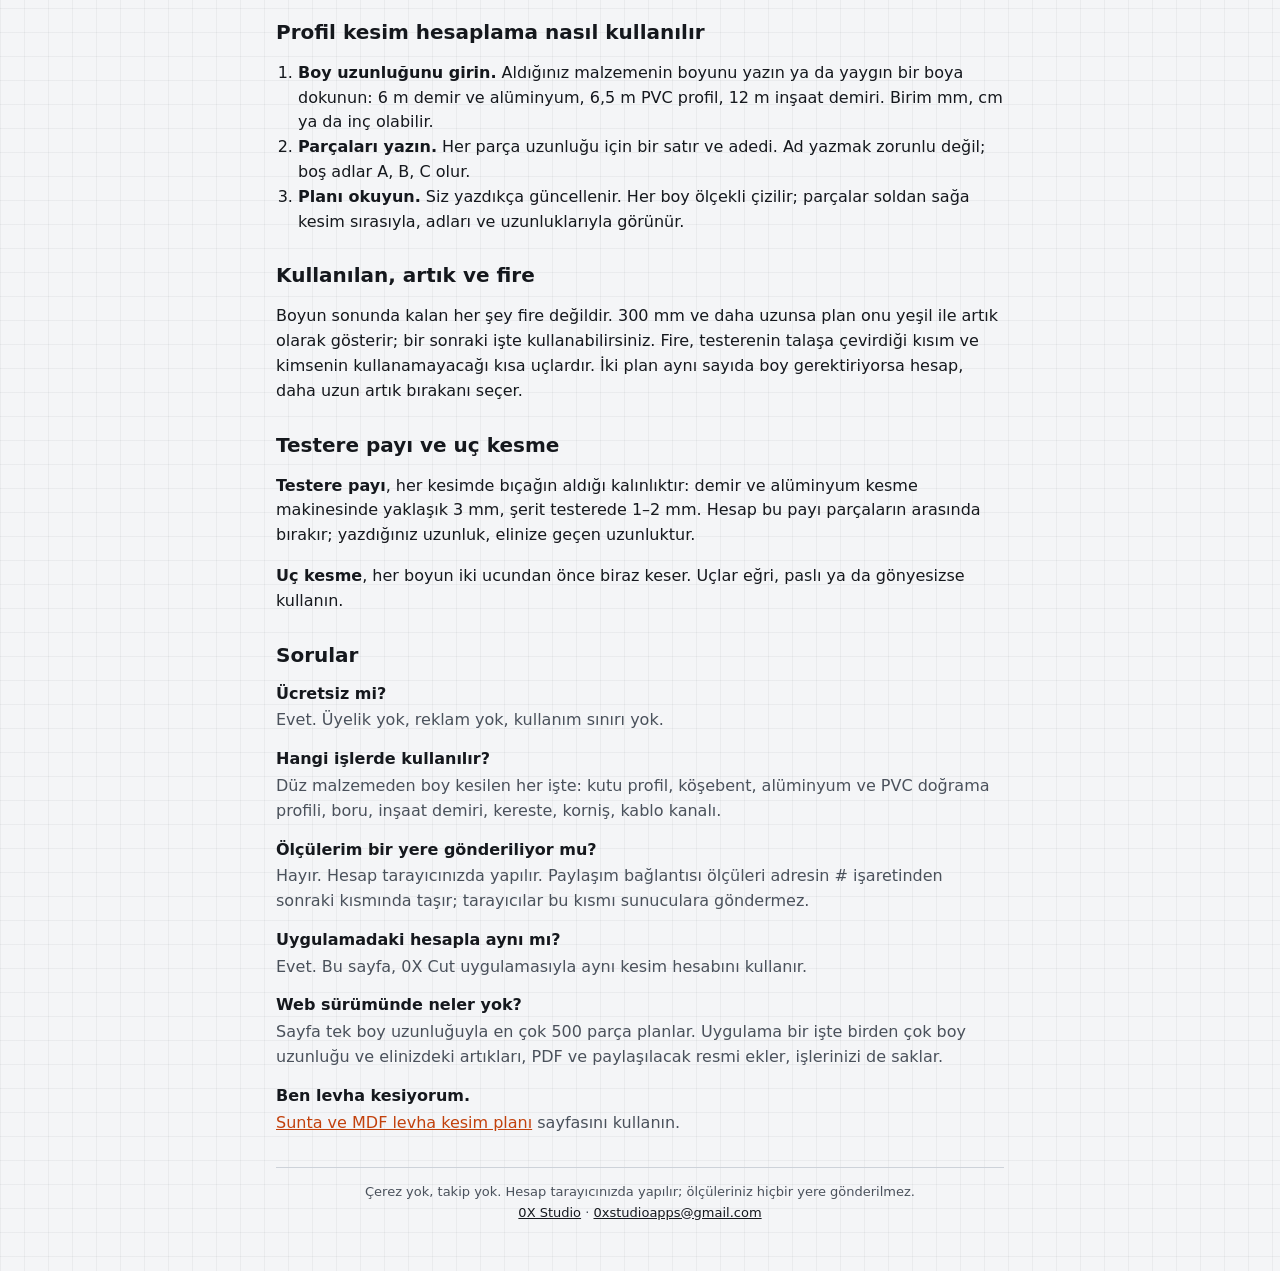
<file: tr/profil-kesim-hesaplama/index.html>
<!doctype html>
<html lang="tr">
<head>
<meta charset="utf-8">
<meta name="viewport" content="width=device-width, initial-scale=1">
<title>Profil ve Boru Kesim Hesaplama – Ücretsiz Boy Kesim Planı (6 m) | 0X Cut</title>
<meta name="description" content="Ücretsiz profil kesim hesaplama: boy uzunluğunu ve gereken parçaları yazın, kaç boy alacağınızı ve her boyu nereden keseceğinizi görün. Demir, alüminyum, PVC, boru, kereste.">
<link rel="canonical" href="https://0xstudioapps.github.io/tr/profil-kesim-hesaplama/">
<link rel="alternate" hreflang="en" href="https://0xstudioapps.github.io/en/linear-cut-optimizer/">
<link rel="alternate" hreflang="tr" href="https://0xstudioapps.github.io/tr/profil-kesim-hesaplama/">
<link rel="alternate" hreflang="x-default" href="https://0xstudioapps.github.io/en/linear-cut-optimizer/">
<meta property="og:type" content="website">
<meta property="og:site_name" content="0X Studio">
<meta property="og:title" content="Profil Kesim Hesaplama">
<meta property="og:description" content="Ücretsiz profil kesim hesaplama: boy uzunluğunu ve gereken parçaları yazın, kaç boy alacağınızı ve her boyu nereden keseceğinizi görün. Demir, alüminyum, PVC, boru, kereste.">
<meta property="og:url" content="https://0xstudioapps.github.io/tr/profil-kesim-hesaplama/">
<meta property="og:image" content="https://0xstudioapps.github.io/og.jpg">
<meta name="twitter:card" content="summary_large_image">
<meta name="theme-color" content="#f4f5f7" media="(prefers-color-scheme: light)">
<meta name="theme-color" content="#111317" media="(prefers-color-scheme: dark)">
<link rel="icon" href="/cutplan.png">
<link rel="stylesheet" href="/assets/calc/calc.css">
<script type="application/ld+json">{"@context": "https://schema.org", "@type": "WebApplication", "name": "Profil Kesim Hesaplama", "url": "https://0xstudioapps.github.io/tr/profil-kesim-hesaplama/", "description": "Ücretsiz profil kesim hesaplama: boy uzunluğunu ve gereken parçaları yazın, kaç boy alacağınızı ve her boyu nereden keseceğinizi görün. Demir, alüminyum, PVC, boru, kereste.", "inLanguage": "tr", "applicationCategory": "DesignApplication", "operatingSystem": "Any", "offers": {"@type": "Offer", "price": "0", "priceCurrency": "USD"}, "publisher": {"@type": "Organization", "name": "0X Studio", "url": "https://0xstudioapps.github.io/"}}</script>
</head>
<body>
<main>
  <header class="top">
    <a class="brand" href="/"><img src="/logo.svg" alt="0X Studio" width="39" height="26"><span>0X Cut</span></a>
    <nav class="langs" aria-label="Dil"><a href="/en/linear-cut-optimizer/" hreflang="en" lang="en">EN</a><a href="/tr/profil-kesim-hesaplama/" hreflang="tr" lang="tr" aria-current="page">TR</a></nav>
  </header>

  <h1>Profil Kesim Hesaplama</h1>
  <p class="lead">Boy uzunluğunu ve gereken parçaları yazın. Kaç boy alacağınızı, her boyun nereden kesileceğini ve elde ne kalacağını görün. Ücretsiz, üyelik yok, ölçüleriniz cihazınızdan çıkmaz.</p>

  <section class="card" aria-labelledby="sheet-h">
    <div class="card-title">
      <h2 id="sheet-h">Boy</h2>
      <div class="seg" id="units" role="group" aria-label="Birim"><button type="button" data-unit="mm">mm</button><button type="button" data-unit="cm">cm</button><button type="button" data-unit="in">in</button></div>
    </div>
    <div class="bar-dims">
      <label class="f"><span>Boy uzunluğu (<span data-unit-label>mm</span>)</span><input type="text" id="bl" inputmode="decimal" autocomplete="off"></label>
    </div>
    <div class="chips" id="presets" role="group" aria-label="Yaygın boy uzunlukları"></div>
  </section>

  <section class="card" aria-labelledby="parts-h">
    <div class="card-title">
      <h2 id="parts-h">Parçalar</h2>
      <button type="button" class="btn ghost" id="clear" style="padding:5px 10px;font-size:13px">Temizle</button>
    </div>
    <div class="row head b3" aria-hidden="true"><span>Ad</span><span>Uzunluk</span><span>Adet</span><span></span></div>
    <div class="rows b3" id="rows"></div>
    <div class="row-actions"><button type="button" class="btn ghost" id="add">+ Parça ekle</button></div>
    <p class="hint">İpucu: Excel&#x27;den ya da bir mesajdan satırları yapıştırabilirsiniz (ad, uzunluk, adet).</p>
    <details class="more">
      <summary>Testere payı, uç kesme</summary>
      <div class="opts">
        <label class="f"><span>Testere payı (<span data-unit-label>mm</span>)</span><input type="text" id="kerf" inputmode="decimal" autocomplete="off"></label>
        <label class="f"><span>Uç kesme (<span data-unit-label>mm</span>)</span><input type="text" id="trim" inputmode="decimal" autocomplete="off"></label>
      </div>
    </details>
  </section>

  <section class="card" aria-labelledby="res-h">
    <div class="card-title"><h2 id="res-h">Kesim planı</h2></div>
    <div class="stats" aria-live="polite">
      <div class="stat"><b id="r-sheets">–</b><span>Boy</span></div>
      <div class="stat"><b id="r-used">–</b><span><i class="k-used"></i>Kullanılan</span></div>
      <div class="stat"><b id="r-off">–</b><span><i class="k-off"></i>Artık</span></div>
      <div class="stat"><b id="r-waste">–</b><span><i class="k-waste"></i>Fire</span></div>
    </div>
    <div class="meter" id="meter" aria-hidden="true"><i class="k-used"></i><i class="k-off"></i><i class="k-waste"></i></div>
    <p class="status" id="status"></p>
    <div class="warn" id="warn" hidden></div>
    <noscript><p class="warn">Bu hesaplayıcı için JavaScript gerekir.</p></noscript>
    <div class="sheets" id="sheets"></div>
    <div class="share"><button type="button" class="btn ghost" id="share">Bu planı paylaş</button><small id="share-msg" aria-live="polite"></small></div>
  </section>

  <section class="card cta" aria-labelledby="cta-h">
    <div class="cta-head">
      <img src="/cutplan.png" alt="" width="52" height="52">
      <div><h2 id="cta-h">Planı tezgâha götürün</h2><p>0X Cut, Android için ücretsiz uygulama</p></div>
    </div>
    <ul><li>Bir işte birden çok boy uzunluğu ve elinizdeki artıklar</li><li>Her boyun kesim listesi, PDF, WhatsApp için resim ve Excel</li><li>Sunta, MDF ve kontrplak levha kesim planı da var</li><li>İşlerinizi saklar, internetsiz çalışır</li></ul>
    <a class="btn" href="https://play.google.com/store/apps/details?id=com.zeroxstudio.cutplan&amp;referrer=utm_source%3Dweb%26utm_medium%3Dcalculator%26utm_campaign%3Dprofil_kesim_tr">Google Play&#x27;den indirin</a>
    <p class="fine">Ücretsiz, hesap yok, reklam yok. İsteğe bağlı Pro; artık stoğu, logolu teklif, QR etiket ve dolap modülü ekler.</p>
  </section>

  <article>
<h2>Profil kesim hesaplama nasıl kullanılır</h2>
    <ol>
      <li><b>Boy uzunluğunu girin.</b> Aldığınız malzemenin boyunu yazın ya da yaygın bir boya dokunun: 6 m demir ve alüminyum, 6,5 m PVC profil, 12 m inşaat demiri. Birim mm, cm ya da inç olabilir.</li>
      <li><b>Parçaları yazın.</b> Her parça uzunluğu için bir satır ve adedi. Ad yazmak zorunlu değil; boş adlar A, B, C olur.</li>
      <li><b>Planı okuyun.</b> Siz yazdıkça güncellenir. Her boy ölçekli çizilir; parçalar soldan sağa kesim sırasıyla, adları ve uzunluklarıyla görünür.</li>
    </ol>

    <h2>Kullanılan, artık ve fire</h2>
    <p>Boyun sonunda kalan her şey fire değildir. 300 mm ve daha uzunsa plan onu yeşil ile artık olarak gösterir; bir sonraki işte kullanabilirsiniz. Fire, testerenin talaşa çevirdiği kısım ve kimsenin kullanamayacağı kısa uçlardır. İki plan aynı sayıda boy gerektiriyorsa hesap, daha uzun artık bırakanı seçer.</p>

    <h2>Testere payı ve uç kesme</h2>
    <p><b>Testere payı</b>, her kesimde bıçağın aldığı kalınlıktır: demir ve alüminyum kesme makinesinde yaklaşık 3 mm, şerit testerede 1–2 mm. Hesap bu payı parçaların arasında bırakır; yazdığınız uzunluk, elinize geçen uzunluktur.</p>
    <p><b>Uç kesme</b>, her boyun iki ucundan önce biraz keser. Uçlar eğri, paslı ya da gönyesizse kullanın.</p>

    <h2>Sorular</h2>
    <dl>
      <dt>Ücretsiz mi?</dt>
      <dd>Evet. Üyelik yok, reklam yok, kullanım sınırı yok.</dd>
      <dt>Hangi işlerde kullanılır?</dt>
      <dd>Düz malzemeden boy kesilen her işte: kutu profil, köşebent, alüminyum ve PVC doğrama profili, boru, inşaat demiri, kereste, korniş, kablo kanalı.</dd>
      <dt>Ölçülerim bir yere gönderiliyor mu?</dt>
      <dd>Hayır. Hesap tarayıcınızda yapılır. Paylaşım bağlantısı ölçüleri adresin # işaretinden sonraki kısmında taşır; tarayıcılar bu kısmı sunuculara göndermez.</dd>
      <dt>Uygulamadaki hesapla aynı mı?</dt>
      <dd>Evet. Bu sayfa, 0X Cut uygulamasıyla aynı kesim hesabını kullanır.</dd>
      <dt>Web sürümünde neler yok?</dt>
      <dd>Sayfa tek boy uzunluğuyla en çok 500 parça planlar. Uygulama bir işte birden çok boy uzunluğu ve elinizdeki artıkları, PDF ve paylaşılacak resmi ekler, işlerinizi de saklar.</dd>
      <dt>Ben levha kesiyorum.</dt>
      <dd><a href="/tr/sunta-mdf-kesim-plani/">Sunta ve MDF levha kesim planı</a> sayfasını kullanın.</dd>
    </dl>
  </article>

  <footer>Çerez yok, takip yok. Hesap tarayıcınızda yapılır; ölçüleriniz hiçbir yere gönderilmez.<br><a href="/">0X Studio</a> · <a href="mailto:0xstudioapps@gmail.com">0xstudioapps@gmail.com</a></footer>
</main>
<script type="application/json" id="calc-config">{"decimalComma":true,"unit":"mm","bar":6000,"kerf":3,"presets":[{"name":"Demir / alüminyum","l":6000},{"name":"PVC profil","l":6500},{"name":"İnşaat demiri","l":12000},{"l":3000},{"l":4000}],"example":[{"name":"Üst kuşak","l":1500,"q":2},{"name":"Yan kuşak","l":700,"q":4},{"name":"Ayak","l":750,"q":4},{"name":"Alt kuşak","l":1500,"q":2}],"strings":{"name":"Ad","length":"Uzunluk","qty":"Adet","remove":"Parçayı sil","pct":"%{n}","needBar":"Boy uzunluğunu yazın.","empty":"Uzunluğu olan en az bir parça yazın.","tooMany":"Web sürümü en çok {max} parça planlar. Daha büyük işler için ücretsiz 0X Cut uygulamasını kullanın.","calculating":"Hesaplanıyor…","error":"Bir şeyler ters gitti. Ölçüleri kontrol edip yeniden deneyin.","tooLong":"{name} ×{n} boydan uzun.","barOne":"{i}. boy","barRange":"{a}–{b}. boylar (×{n})","usedOf":"{p} kullanıldı","offcut":"artık","moreBars":"+{n} boy daha (uygulama hepsini gösterir)","svgLabel":"{title}: {n} parça, {p} kullanıldı","copied":"Bağlantı kopyalandı"}}</script>
<script src="/assets/calc/bars.js" defer></script>
</body>
</html>
</file>
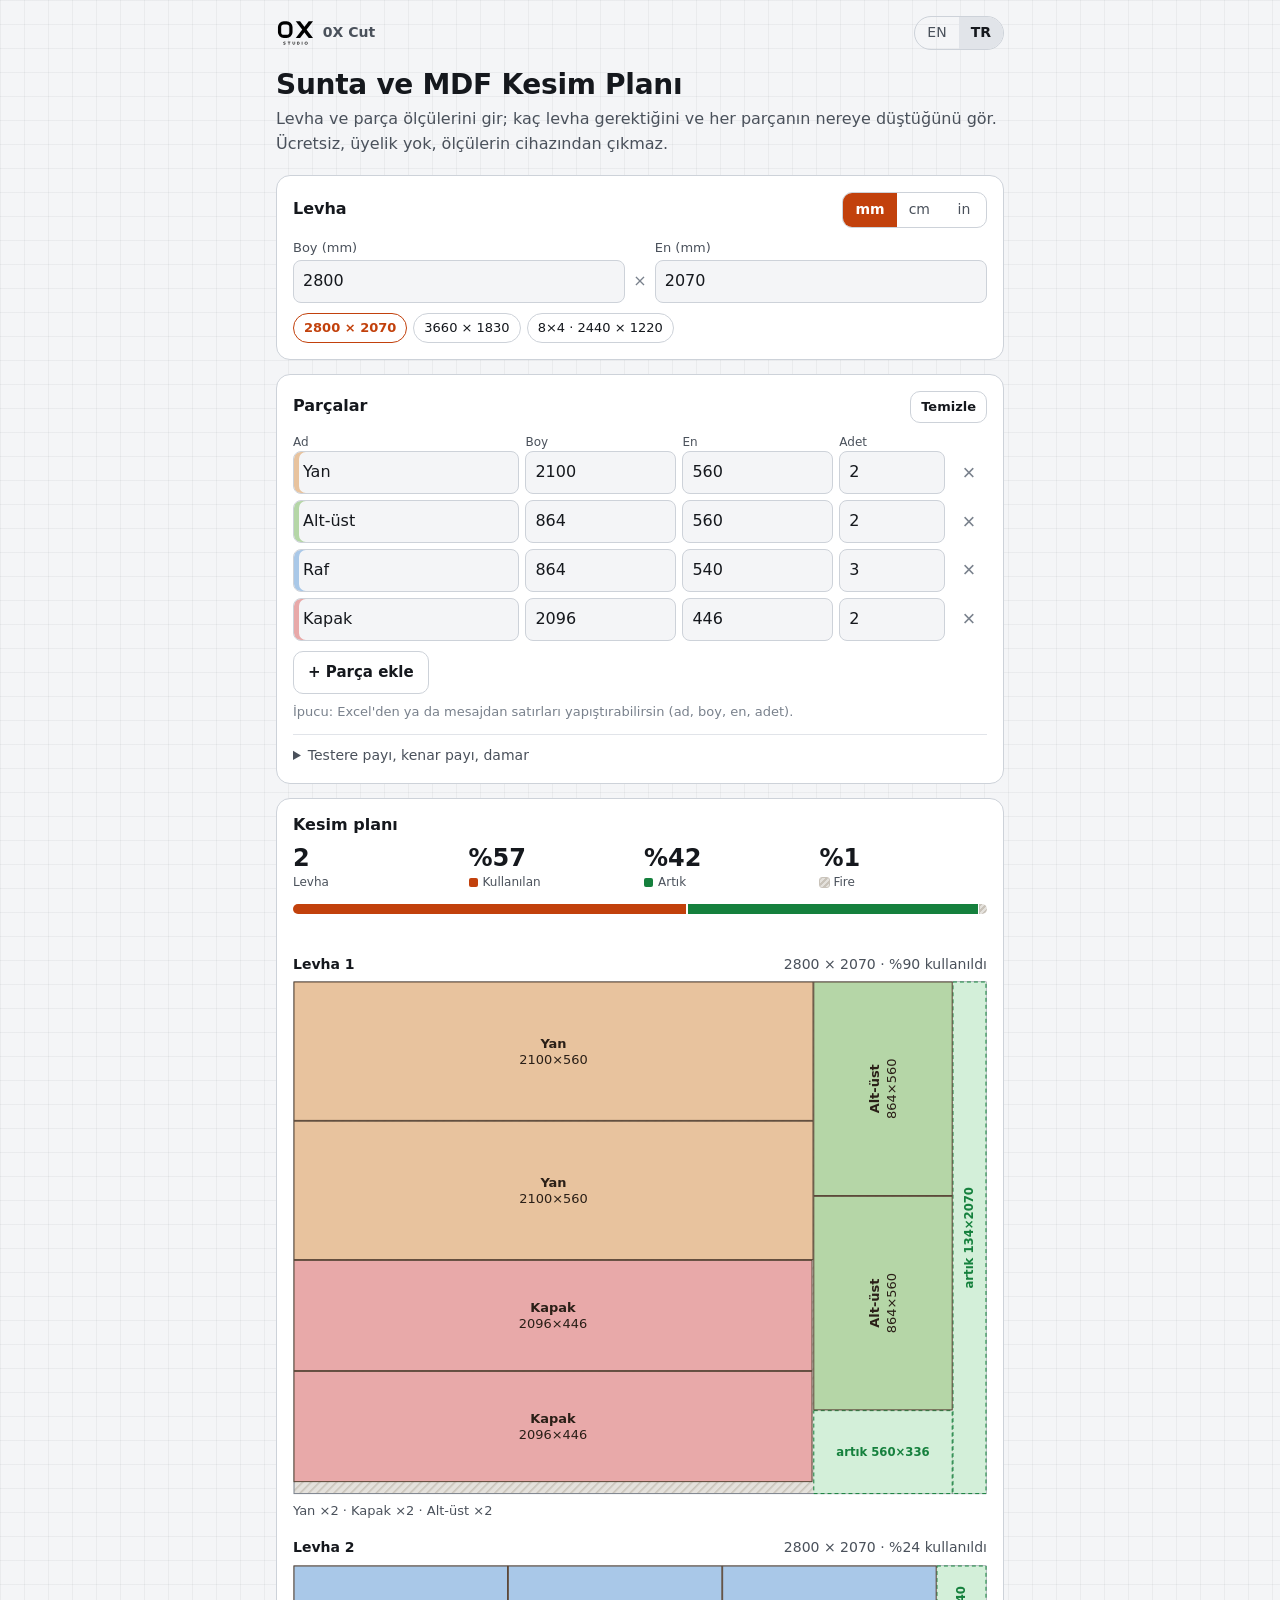
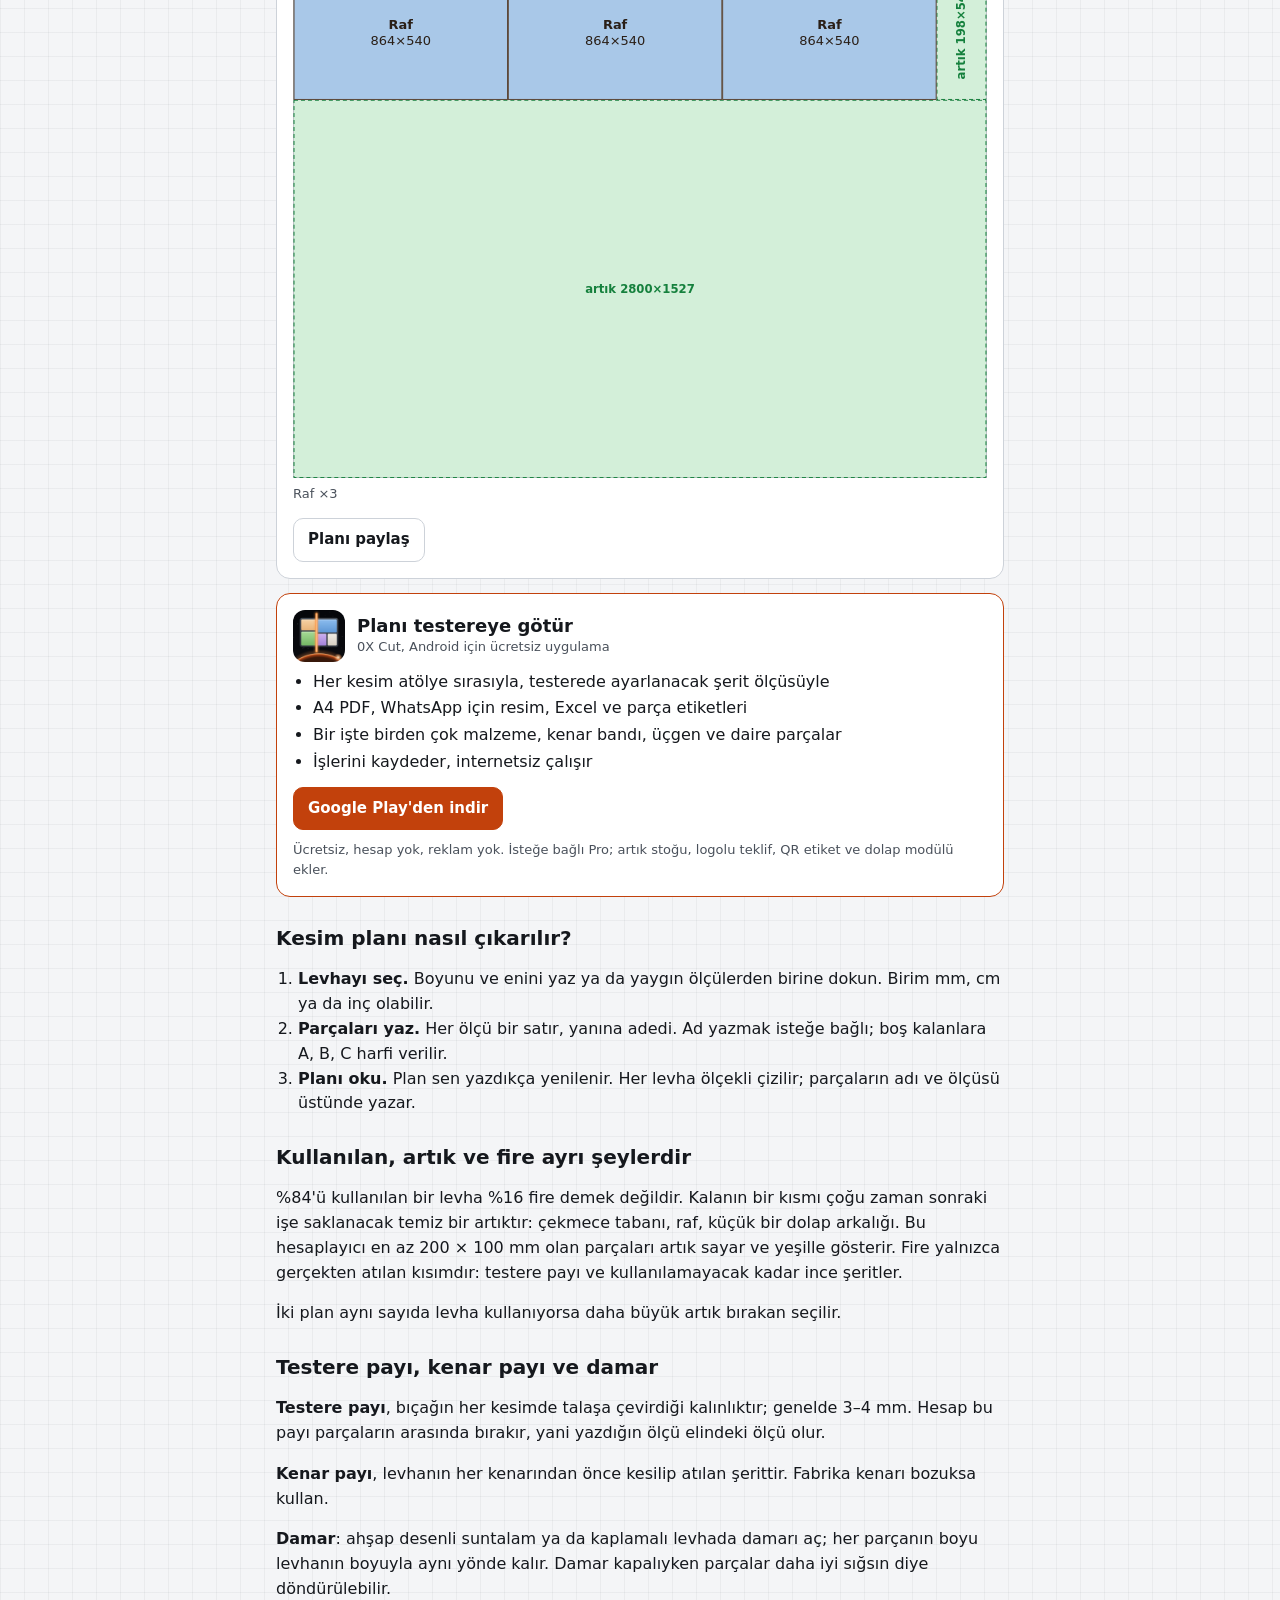
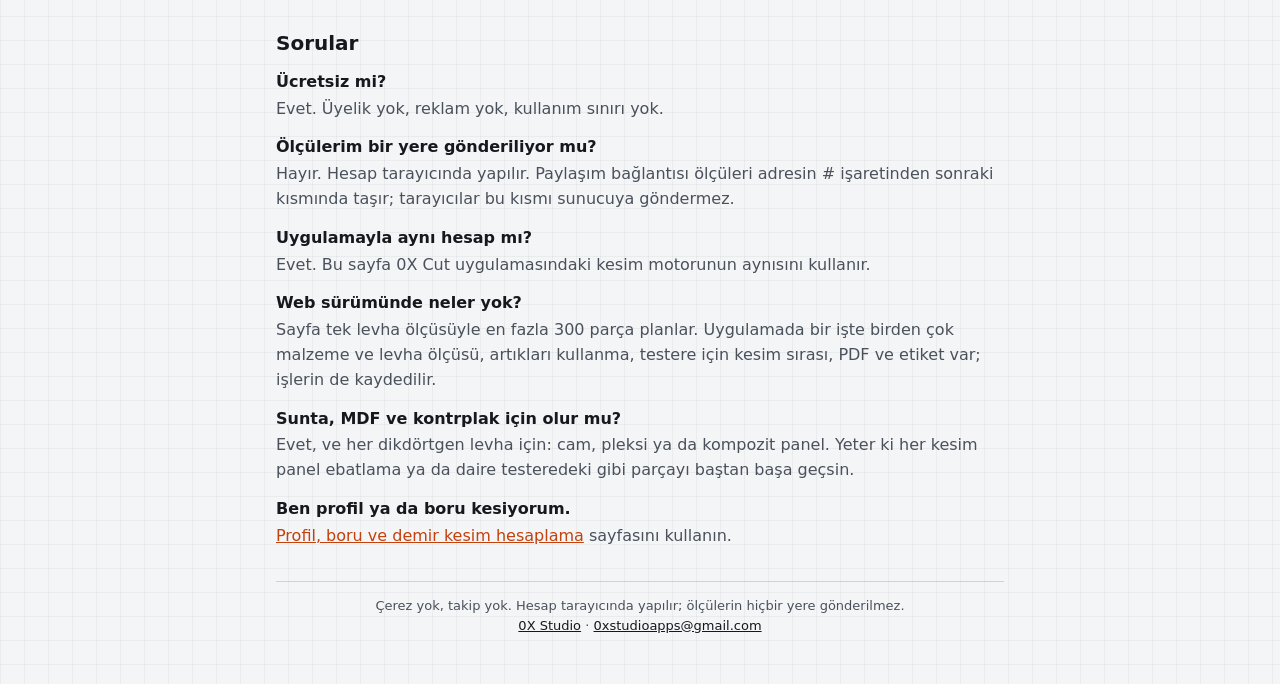
<file: tr/sunta-mdf-kesim-plani/index.html>
<!doctype html>
<html lang="tr">
<head>
<meta charset="utf-8">
<meta name="viewport" content="width=device-width, initial-scale=1">
<title>Sunta ve MDF Kesim Planı Hesaplama – Ücretsiz Levha Kesim Programı | 0X Cut</title>
<meta name="description" content="Ücretsiz levha kesim planı: levha ve parça ölçülerini gir, kaç levha gerektiğini ve kesim yerleşimini saniyede gör. Sunta, MDF, kontrplak. Tarayıcında çalışır.">
<link rel="canonical" href="https://0xstudioapps.github.io/tr/sunta-mdf-kesim-plani/">
<link rel="alternate" hreflang="en" href="https://0xstudioapps.github.io/en/cut-list-optimizer/">
<link rel="alternate" hreflang="tr" href="https://0xstudioapps.github.io/tr/sunta-mdf-kesim-plani/">
<link rel="alternate" hreflang="x-default" href="https://0xstudioapps.github.io/en/cut-list-optimizer/">
<meta property="og:type" content="website">
<meta property="og:site_name" content="0X Studio">
<meta property="og:title" content="Sunta ve MDF Kesim Planı">
<meta property="og:description" content="Ücretsiz levha kesim planı: levha ve parça ölçülerini gir, kaç levha gerektiğini ve kesim yerleşimini saniyede gör. Sunta, MDF, kontrplak. Tarayıcında çalışır.">
<meta property="og:url" content="https://0xstudioapps.github.io/tr/sunta-mdf-kesim-plani/">
<meta property="og:image" content="https://0xstudioapps.github.io/og.jpg">
<meta name="twitter:card" content="summary_large_image">
<meta name="theme-color" content="#f4f5f7" media="(prefers-color-scheme: light)">
<meta name="theme-color" content="#111317" media="(prefers-color-scheme: dark)">
<link rel="icon" href="/cutplan.png">
<link rel="stylesheet" href="/assets/calc/calc.css">
<script type="application/ld+json">{"@context": "https://schema.org", "@type": "WebApplication", "name": "Sunta ve MDF Kesim Planı", "url": "https://0xstudioapps.github.io/tr/sunta-mdf-kesim-plani/", "description": "Ücretsiz levha kesim planı: levha ve parça ölçülerini gir, kaç levha gerektiğini ve kesim yerleşimini saniyede gör. Sunta, MDF, kontrplak. Tarayıcında çalışır.", "inLanguage": "tr", "applicationCategory": "DesignApplication", "operatingSystem": "Any", "offers": {"@type": "Offer", "price": "0", "priceCurrency": "USD"}, "publisher": {"@type": "Organization", "name": "0X Studio", "url": "https://0xstudioapps.github.io/"}}</script>
</head>
<body>
<main>
  <header class="top">
    <a class="brand" href="/"><img src="/logo.svg" alt="0X Studio" width="39" height="26"><span>0X Cut</span></a>
    <nav class="langs" aria-label="Dil"><a href="/en/cut-list-optimizer/" hreflang="en" lang="en">EN</a><a href="/tr/sunta-mdf-kesim-plani/" hreflang="tr" lang="tr" aria-current="page">TR</a></nav>
  </header>

  <h1>Sunta ve MDF Kesim Planı</h1>
  <p class="lead">Levha ve parça ölçülerini gir; kaç levha gerektiğini ve her parçanın nereye düştüğünü gör. Ücretsiz, üyelik yok, ölçülerin cihazından çıkmaz.</p>

  <section class="card" aria-labelledby="sheet-h">
    <div class="card-title">
      <h2 id="sheet-h">Levha</h2>
      <div class="seg" id="units" role="group" aria-label="Birim"><button type="button" data-unit="mm">mm</button><button type="button" data-unit="cm">cm</button><button type="button" data-unit="in">in</button></div>
    </div>
    <div class="sheet-dims">
      <label class="f"><span>Boy (<span data-unit-label>mm</span>)</span><input type="text" id="sl" inputmode="decimal" autocomplete="off"></label>
      <span class="x">×</span>
      <label class="f"><span>En (<span data-unit-label>mm</span>)</span><input type="text" id="sw" inputmode="decimal" autocomplete="off"></label>
    </div>
    <div class="chips" id="presets" role="group" aria-label="Yaygın levha ölçüleri"></div>
  </section>

  <section class="card" aria-labelledby="parts-h">
    <div class="card-title">
      <h2 id="parts-h">Parçalar</h2>
      <button type="button" class="btn ghost" id="clear" style="padding:5px 10px;font-size:13px">Temizle</button>
    </div>
    <div class="row head" aria-hidden="true"><span>Ad</span><span>Boy</span><span>En</span><span>Adet</span><span></span></div>
    <div class="rows" id="rows"></div>
    <div class="row-actions"><button type="button" class="btn ghost" id="add">+ Parça ekle</button></div>
    <p class="hint">İpucu: Excel&#x27;den ya da mesajdan satırları yapıştırabilirsin (ad, boy, en, adet).</p>
    <details class="more">
      <summary>Testere payı, kenar payı, damar</summary>
      <div class="opts">
        <label class="f"><span>Testere payı (<span data-unit-label>mm</span>)</span><input type="text" id="kerf" inputmode="decimal" autocomplete="off"></label>
        <label class="f"><span>Kenar payı (<span data-unit-label>mm</span>)</span><input type="text" id="trim" inputmode="decimal" autocomplete="off"></label>
        <label class="check"><input type="checkbox" id="grain"><span>Levhada damar var: parçaların boyu levhanın boyuyla aynı yönde kalsın</span></label>
      </div>
    </details>
  </section>

  <section class="card" aria-labelledby="res-h">
    <div class="card-title"><h2 id="res-h">Kesim planı</h2></div>
    <div class="stats" aria-live="polite">
      <div class="stat"><b id="r-sheets">–</b><span>Levha</span></div>
      <div class="stat"><b id="r-used">–</b><span><i class="k-used"></i>Kullanılan</span></div>
      <div class="stat"><b id="r-off">–</b><span><i class="k-off"></i>Artık</span></div>
      <div class="stat"><b id="r-waste">–</b><span><i class="k-waste"></i>Fire</span></div>
    </div>
    <div class="meter" id="meter" aria-hidden="true"><i class="k-used"></i><i class="k-off"></i><i class="k-waste"></i></div>
    <p class="status" id="status"></p>
    <div class="warn" id="warn" hidden></div>
    <noscript><p class="warn">Bu hesaplayıcı JavaScript ister.</p></noscript>
    <div class="sheets" id="sheets"></div>
    <div class="share"><button type="button" class="btn ghost" id="share">Planı paylaş</button><small id="share-msg" aria-live="polite"></small></div>
  </section>

  <section class="card cta" aria-labelledby="cta-h">
    <div class="cta-head">
      <img src="/cutplan.png" alt="" width="52" height="52">
      <div><h2 id="cta-h">Planı testereye götür</h2><p>0X Cut, Android için ücretsiz uygulama</p></div>
    </div>
    <ul><li>Her kesim atölye sırasıyla, testerede ayarlanacak şerit ölçüsüyle</li><li>A4 PDF, WhatsApp için resim, Excel ve parça etiketleri</li><li>Bir işte birden çok malzeme, kenar bandı, üçgen ve daire parçalar</li><li>İşlerini kaydeder, internetsiz çalışır</li></ul>
    <a class="btn" href="https://play.google.com/store/apps/details?id=com.zeroxstudio.cutplan&amp;hl=tr&amp;referrer=utm_source%3Dweb%26utm_medium%3Dcalculator%26utm_campaign%3Dcut_list_tr">Google Play&#x27;den indir</a>
    <p class="fine">Ücretsiz, hesap yok, reklam yok. İsteğe bağlı Pro; artık stoğu, logolu teklif, QR etiket ve dolap modülü ekler.</p>
  </section>

  <article>
<h2>Kesim planı nasıl çıkarılır?</h2>
    <ol>
      <li><b>Levhayı seç.</b> Boyunu ve enini yaz ya da yaygın ölçülerden birine dokun. Birim mm, cm ya da inç olabilir.</li>
      <li><b>Parçaları yaz.</b> Her ölçü bir satır, yanına adedi. Ad yazmak isteğe bağlı; boş kalanlara A, B, C harfi verilir.</li>
      <li><b>Planı oku.</b> Plan sen yazdıkça yenilenir. Her levha ölçekli çizilir; parçaların adı ve ölçüsü üstünde yazar.</li>
    </ol>

    <h2>Kullanılan, artık ve fire ayrı şeylerdir</h2>
    <p>%84'ü kullanılan bir levha %16 fire demek değildir. Kalanın bir kısmı çoğu zaman sonraki işe saklanacak temiz bir artıktır: çekmece tabanı, raf, küçük bir dolap arkalığı. Bu hesaplayıcı en az 200 × 100 mm olan parçaları artık sayar ve yeşille gösterir. Fire yalnızca gerçekten atılan kısımdır: testere payı ve kullanılamayacak kadar ince şeritler.</p>
    <p>İki plan aynı sayıda levha kullanıyorsa daha büyük artık bırakan seçilir.</p>

    <h2>Testere payı, kenar payı ve damar</h2>
    <p><b>Testere payı</b>, bıçağın her kesimde talaşa çevirdiği kalınlıktır; genelde 3–4 mm. Hesap bu payı parçaların arasında bırakır, yani yazdığın ölçü elindeki ölçü olur.</p>
    <p><b>Kenar payı</b>, levhanın her kenarından önce kesilip atılan şerittir. Fabrika kenarı bozuksa kullan.</p>
    <p><b>Damar</b>: ahşap desenli suntalam ya da kaplamalı levhada damarı aç; her parçanın boyu levhanın boyuyla aynı yönde kalır. Damar kapalıyken parçalar daha iyi sığsın diye döndürülebilir.</p>

    <h2>Sorular</h2>
    <dl>
      <dt>Ücretsiz mi?</dt>
      <dd>Evet. Üyelik yok, reklam yok, kullanım sınırı yok.</dd>
      <dt>Ölçülerim bir yere gönderiliyor mu?</dt>
      <dd>Hayır. Hesap tarayıcında yapılır. Paylaşım bağlantısı ölçüleri adresin # işaretinden sonraki kısmında taşır; tarayıcılar bu kısmı sunucuya göndermez.</dd>
      <dt>Uygulamayla aynı hesap mı?</dt>
      <dd>Evet. Bu sayfa 0X Cut uygulamasındaki kesim motorunun aynısını kullanır.</dd>
      <dt>Web sürümünde neler yok?</dt>
      <dd>Sayfa tek levha ölçüsüyle en fazla 300 parça planlar. Uygulamada bir işte birden çok malzeme ve levha ölçüsü, artıkları kullanma, testere için kesim sırası, PDF ve etiket var; işlerin de kaydedilir.</dd>
      <dt>Sunta, MDF ve kontrplak için olur mu?</dt>
      <dd>Evet, ve her dikdörtgen levha için: cam, pleksi ya da kompozit panel. Yeter ki her kesim panel ebatlama ya da daire testeredeki gibi parçayı baştan başa geçsin.</dd>
      <dt>Ben profil ya da boru kesiyorum.</dt>
      <dd><a href="/tr/profil-kesim-hesaplama/">Profil, boru ve demir kesim hesaplama</a> sayfasını kullanın.</dd>
    </dl>
  </article>

  <footer>Çerez yok, takip yok. Hesap tarayıcında yapılır; ölçülerin hiçbir yere gönderilmez.<br><a href="/">0X Studio</a> · <a href="mailto:0xstudioapps@gmail.com">0xstudioapps@gmail.com</a></footer>
</main>
<script type="application/json" id="calc-config">{"decimalComma":true,"unit":"mm","sheet":[2800,2070],"kerf":3.2,"presets":[{"l":2800,"w":2070},{"l":3660,"w":1830},{"name":"8×4","l":2440,"w":1220}],"presetsIn":[{"name":"8×4 ft","l":2438.4,"w":1219.2}],"example":[{"name":"Yan","l":2100,"w":560,"q":2},{"name":"Alt-üst","l":864,"w":560,"q":2},{"name":"Raf","l":864,"w":540,"q":3},{"name":"Kapak","l":2096,"w":446,"q":2}],"strings":{"name":"Ad","length":"Boy","width":"En","qty":"Adet","remove":"Parçayı sil","pct":"%{n}","needSheet":"Levhanın boyunu ve enini gir.","empty":"Boyu ve eni olan en az bir parça gir.","tooMany":"Web sürümü en fazla {max} parça planlar. Daha büyük işler için ücretsiz 0X Cut uygulamasını kullan.","calculating":"Hesaplanıyor…","error":"Bir şeyler ters gitti. Ölçüleri kontrol edip tekrar dene.","tooLarge":"{name} ×{n} bu levhaya sığmıyor.","sheetOne":"Levha {i}","sheetRange":"Levha {a}–{b} (×{n})","usedOf":"{p} kullanıldı","offcut":"artık","moreSheets":"+{n} levha daha (uygulama hepsini gösterir)","svgLabel":"{title}: {n} parça, {p} kullanıldı","copied":"Bağlantı kopyalandı"}}</script>
<script src="/assets/calc/cut.js" defer></script>
</body>
</html>
</file>
<file: assets/calc/calc.css>
/* 0X hesap sayfaları: uygulamalardaki "defter gibi sade" görünüm. Renkler 0X Cut temasından birebir. */
:root {
  color-scheme: light dark;
  --bg: #f4f5f7; --card: #ffffff; --line: #cdd2d9; --line-soft: #e1e4e9;
  --ink: #15181d; --muted: #4a515b; --faint: #79818c;
  --accent: #c2410c; --accent-ink: #ffffff; --accent-soft: #ffdbc8;
  --good: #15803d; --good-soft: #d3efd9;
  --board: #e4e1dc; --hatch: #c9c3ba;
  --part-ink: #2a1f17; --part-line: #5a4636;
  --grid: rgba(21, 24, 29, .045);
  --warn-bg: #fff4e5; --warn-ink: #7a3a00;
}
@media (prefers-color-scheme: dark) {
  :root {
    --bg: #111317; --card: #1b1f24; --line: #3a4048; --line-soft: #2b3038;
    --ink: #e6e8eb; --muted: #b4bbc5; --faint: #7d8590;
    --accent: #fb923c; --accent-ink: #3a1300; --accent-soft: #7c2d12;
    --good: #6ee7a0; --good-soft: #1f4d33;
    --board: #3a4048; --hatch: #4c535c;
    --grid: rgba(230, 232, 235, .035);
    --warn-bg: #3a2610; --warn-ink: #fdba8c;
  }
}
* { box-sizing: border-box; }
html { -webkit-text-size-adjust: 100%; }
body {
  margin: 0; color: var(--ink); background-color: var(--bg);
  background-image: linear-gradient(var(--grid) 1px, transparent 1px), linear-gradient(90deg, var(--grid) 1px, transparent 1px);
  background-size: 24px 24px;
  font: 16px/1.55 system-ui, -apple-system, "Segoe UI", Roboto, sans-serif;
}
main { max-width: 760px; margin: 0 auto; padding: 16px 16px 48px; }
a { color: var(--accent); }
.top { display: flex; align-items: center; justify-content: space-between; gap: 12px; margin-bottom: 18px; }
.brand { display: flex; align-items: center; gap: 8px; color: var(--ink); text-decoration: none; font-weight: 700; }
.brand img { height: 26px; width: auto; }
.brand span { color: var(--muted); font-weight: 600; font-size: 14px; }
@media (prefers-color-scheme: light) { .brand img { filter: invert(1) hue-rotate(180deg); } }
.langs { display: flex; border: 1px solid var(--line); border-radius: 999px; overflow: hidden; font-size: 14px; }
.langs a { padding: 5px 12px; color: var(--muted); text-decoration: none; }
.langs a[aria-current="page"] { background: var(--line-soft); color: var(--ink); font-weight: 600; }
h1 { font-size: 28px; line-height: 1.2; margin: 6px 0 6px; letter-spacing: -.01em; }
.lead { color: var(--muted); margin: 0 0 18px; }
h2 { font-size: 20px; line-height: 1.3; margin: 28px 0 8px; }
h3 { font-size: 16px; margin: 18px 0 4px; }

.card { background: var(--card); border: 1px solid var(--line); border-radius: 14px; padding: 16px; margin-bottom: 14px; }
.card-title { display: flex; align-items: center; justify-content: space-between; gap: 8px; margin: 0 0 10px; }
.card-title h2 { font-size: 16px; margin: 0; }

.seg { display: inline-flex; border: 1px solid var(--line); border-radius: 10px; overflow: hidden; }
.seg button { background: none; border: 0; color: var(--muted); font: inherit; font-size: 14px; padding: 6px 12px; cursor: pointer; min-width: 44px; }
.seg button[aria-pressed="true"] { background: var(--accent); color: var(--accent-ink); font-weight: 700; }

label.f { display: flex; flex-direction: column; gap: 2px; font-size: 13px; color: var(--muted); }
input[type="text"] {
  width: 100%; min-width: 0; font: inherit; font-size: 16px; font-variant-numeric: tabular-nums;
  color: var(--ink); background: var(--bg); border: 1px solid var(--line); border-radius: 8px; padding: 8px 9px;
}
input[type="text"]:focus { outline: 2px solid var(--accent); outline-offset: -1px; border-color: transparent; }
input[aria-invalid="true"] { border-color: #dc2626; background: rgba(220, 38, 38, .06); }
input::placeholder { color: var(--faint); }

.sheet-dims { display: grid; grid-template-columns: 1fr auto 1fr; gap: 8px; align-items: end; }
.sheet-dims .x { padding-bottom: 9px; color: var(--faint); }
.chips { display: flex; flex-wrap: wrap; gap: 6px; margin-top: 10px; }
.chips button {
  font: inherit; font-size: 13px; color: var(--ink); background: none; border: 1px solid var(--line);
  border-radius: 999px; padding: 4px 10px; cursor: pointer; font-variant-numeric: tabular-nums;
}
.chips button[aria-pressed="true"] { border-color: var(--accent); color: var(--accent); font-weight: 600; }

.rows { display: grid; gap: 6px; }
.row { display: grid; grid-template-columns: minmax(0, 1.5fr) minmax(0, 1fr) minmax(0, 1fr) minmax(0, .7fr) 36px; gap: 6px; align-items: center; }
.row.head { font-size: 12px; color: var(--muted); }
.row .dot { display: none; }
.del { width: 36px; height: 38px; border: 0; background: none; color: var(--faint); font-size: 22px; line-height: 1; cursor: pointer; border-radius: 8px; }
.del:hover { color: var(--ink); background: var(--line-soft); }
.row-actions { display: flex; gap: 8px; margin-top: 10px; flex-wrap: wrap; }
.btn {
  display: inline-flex; align-items: center; justify-content: center; gap: 6px; font: inherit; font-weight: 700; font-size: 15px;
  padding: 9px 14px; border-radius: 10px; border: 1px solid var(--accent); background: var(--accent); color: var(--accent-ink);
  cursor: pointer; text-decoration: none;
}
.btn.ghost { background: none; color: var(--ink); border-color: var(--line); font-weight: 600; }
.hint { font-size: 13px; color: var(--faint); margin: 8px 0 0; }

details.more { margin-top: 12px; border-top: 1px solid var(--line-soft); padding-top: 10px; }
details.more summary { cursor: pointer; color: var(--muted); font-size: 14px; }
.opts { display: grid; grid-template-columns: 1fr 1fr; gap: 10px; margin-top: 10px; }
.check { display: flex; gap: 8px; align-items: flex-start; font-size: 14px; color: var(--ink); grid-column: 1 / -1; }
.check input { margin-top: 4px; accent-color: var(--accent); }

.stats { display: grid; grid-template-columns: repeat(4, 1fr); gap: 8px; }
.stat { display: flex; flex-direction: column; }
.stat b { font-size: 24px; line-height: 1.15; font-variant-numeric: tabular-nums; }
.stat span { font-size: 12px; color: var(--muted); display: flex; align-items: center; gap: 5px; }
.stat i { width: 9px; height: 9px; border-radius: 2px; display: inline-block; flex: none; }
.k-used { background: var(--accent); }
.k-off { background: var(--good); }
.k-waste { background: repeating-linear-gradient(135deg, var(--hatch) 0 2px, var(--board) 2px 4px); outline: 1px solid var(--hatch); }
.meter { display: flex; height: 10px; border-radius: 6px; overflow: hidden; margin: 12px 0 2px; gap: 2px; background: var(--card); }
.meter i { display: block; height: 100%; min-width: 0; transition: flex-basis .25s; }
.status { font-size: 13px; color: var(--faint); min-height: 20px; margin: 6px 0 0; }
.warn { background: var(--warn-bg); color: var(--warn-ink); border-radius: 10px; padding: 10px 12px; margin: 10px 0 0; font-size: 14px; }
.warn p { margin: 0; }
.warn p + p { margin-top: 4px; }

.sheets { display: grid; gap: 16px; margin-top: 14px; }
figure.sheet { margin: 0; }
figure.sheet figcaption { display: flex; justify-content: space-between; gap: 8px; font-size: 14px; margin-bottom: 6px; }
figure.sheet figcaption b { font-weight: 700; }
figure.sheet figcaption span { color: var(--muted); font-variant-numeric: tabular-nums; }
figure.sheet svg { display: block; width: 100%; height: auto; }
figure.sheet .list { font-size: 13px; color: var(--muted); margin: 6px 0 0; }
.svg-label { font-family: "Roboto Condensed", "Arial Narrow", "Helvetica Neue", system-ui, sans-serif; font-weight: 700; fill: var(--part-ink); }
.svg-off { font-family: "Roboto Condensed", "Arial Narrow", system-ui, sans-serif; font-weight: 600; fill: var(--good); }
.more-sheets { font-size: 14px; color: var(--muted); }
.share { display: flex; gap: 8px; align-items: center; margin-top: 14px; flex-wrap: wrap; }
.share small { color: var(--good); font-size: 13px; }

.cta { border-color: var(--accent); }
.cta-head { display: flex; gap: 12px; align-items: center; margin-bottom: 8px; }
.cta-head img { width: 52px; height: 52px; border-radius: 12px; flex: none; }
.cta-head h2 { margin: 0; font-size: 18px; }
.cta-head p { margin: 0; font-size: 13px; color: var(--muted); }
.cta ul { margin: 6px 0 12px; padding-left: 20px; }
.cta li { margin: 2px 0; }
.cta .fine { font-size: 13px; color: var(--muted); margin: 10px 0 0; }

article { margin-top: 8px; }
article p, article li { color: var(--ink); }
article ol, article ul { padding-left: 22px; }
article dl { margin: 0; }
article dt { font-weight: 700; margin-top: 14px; }
article dd { margin: 2px 0 0; color: var(--muted); }
footer { color: var(--muted); font-size: 13px; margin-top: 32px; padding-top: 14px; border-top: 1px solid var(--line); text-align: center; }
footer a { color: var(--ink); }

@media (max-width: 520px) {
  h1 { font-size: 24px; }
  .stats { grid-template-columns: repeat(2, 1fr); row-gap: 10px; }
  .opts { grid-template-columns: 1fr; }
  .row { grid-template-columns: minmax(0, 1.25fr) minmax(0, 1fr) minmax(0, 1fr) minmax(0, .62fr) 30px; gap: 4px; }
  .del { width: 30px; }
  input[type="text"] { padding: 8px 6px; }
}
@media print {
  body { background: #fff; }
  .card { break-inside: avoid; }
}

/* Boy kesim sayfası: tek ölçü (çubuk boyu), parça satırında en yok. */
.bar-dims { display: grid; grid-template-columns: minmax(0, 1fr); max-width: 260px; }
.row.b3, .rows.b3 .row { grid-template-columns: minmax(0, 1.6fr) minmax(0, 1fr) minmax(0, .7fr) 36px; }
figure.bar svg { display: block; width: 100%; height: auto; }
@media (max-width: 520px) {
  .row.b3, .rows.b3 .row { grid-template-columns: minmax(0, 1.4fr) minmax(0, 1fr) minmax(0, .62fr) 30px; gap: 4px; }
}
</file>
